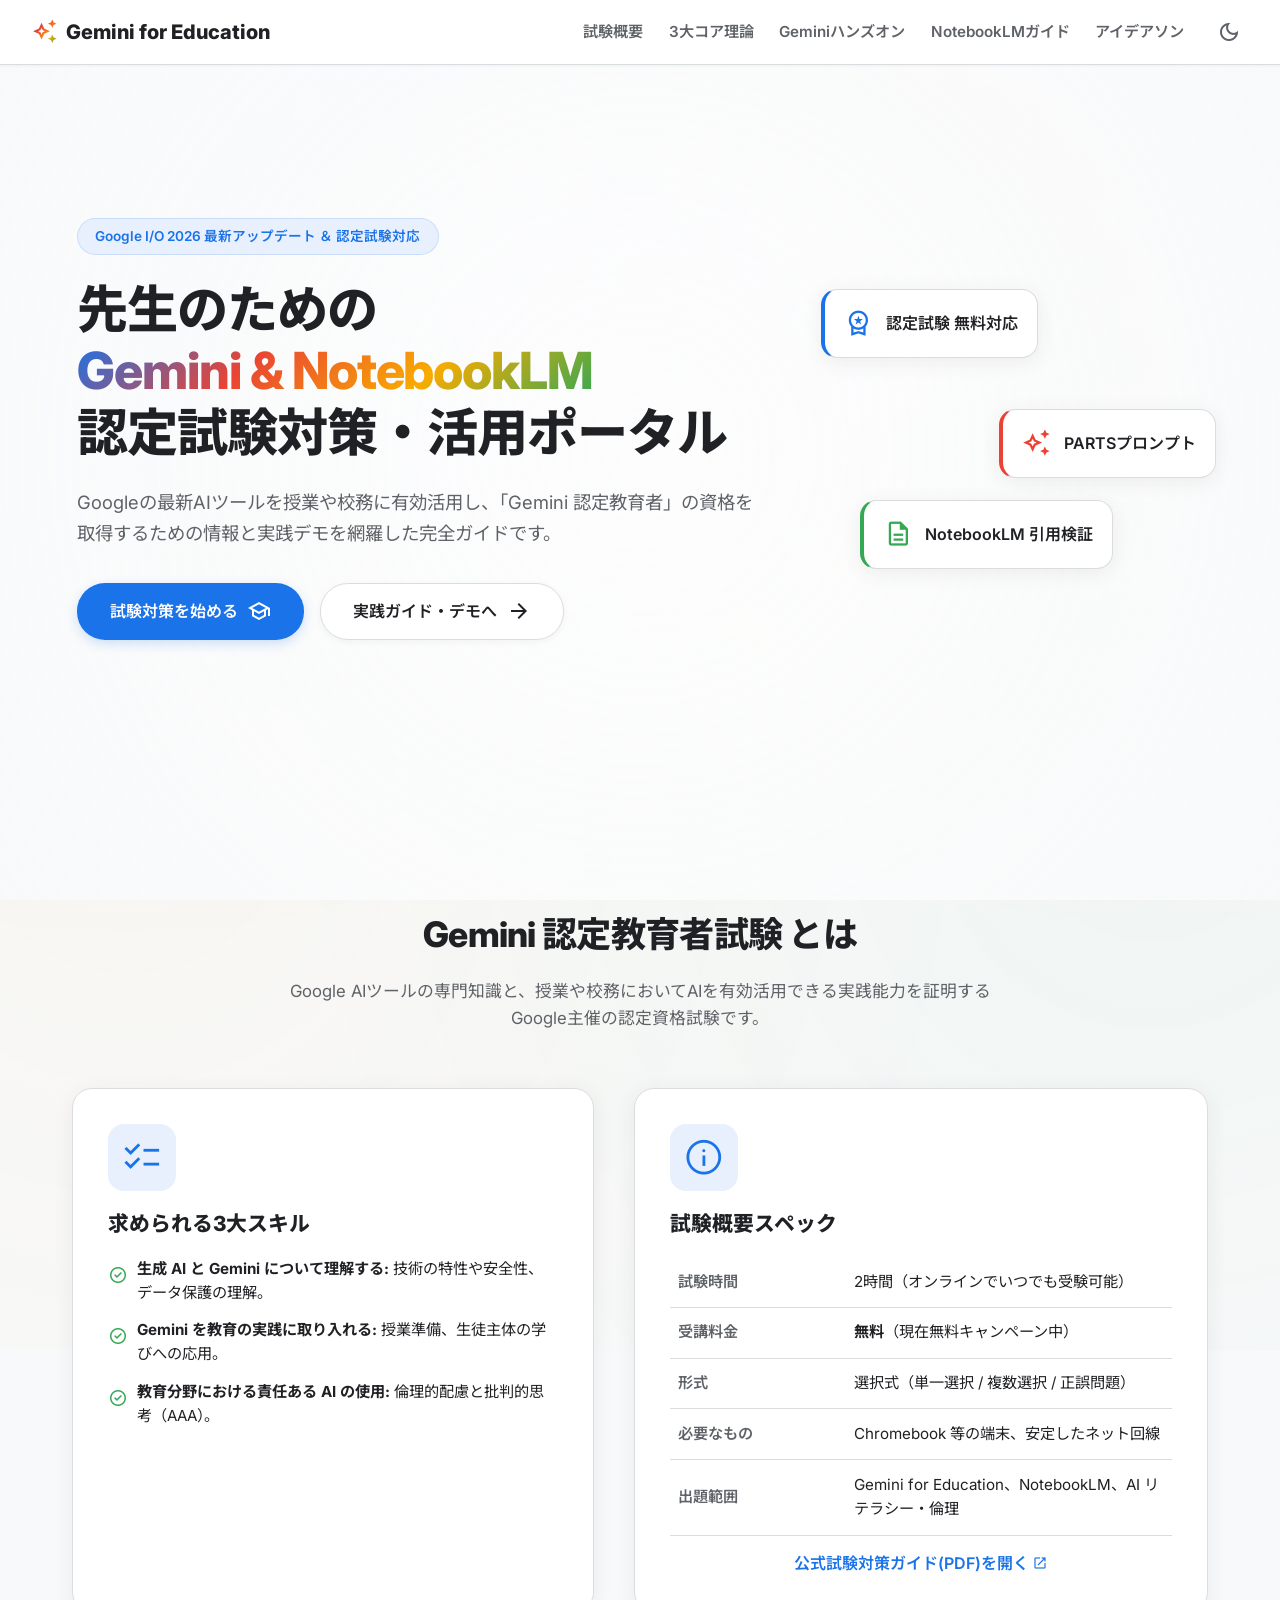
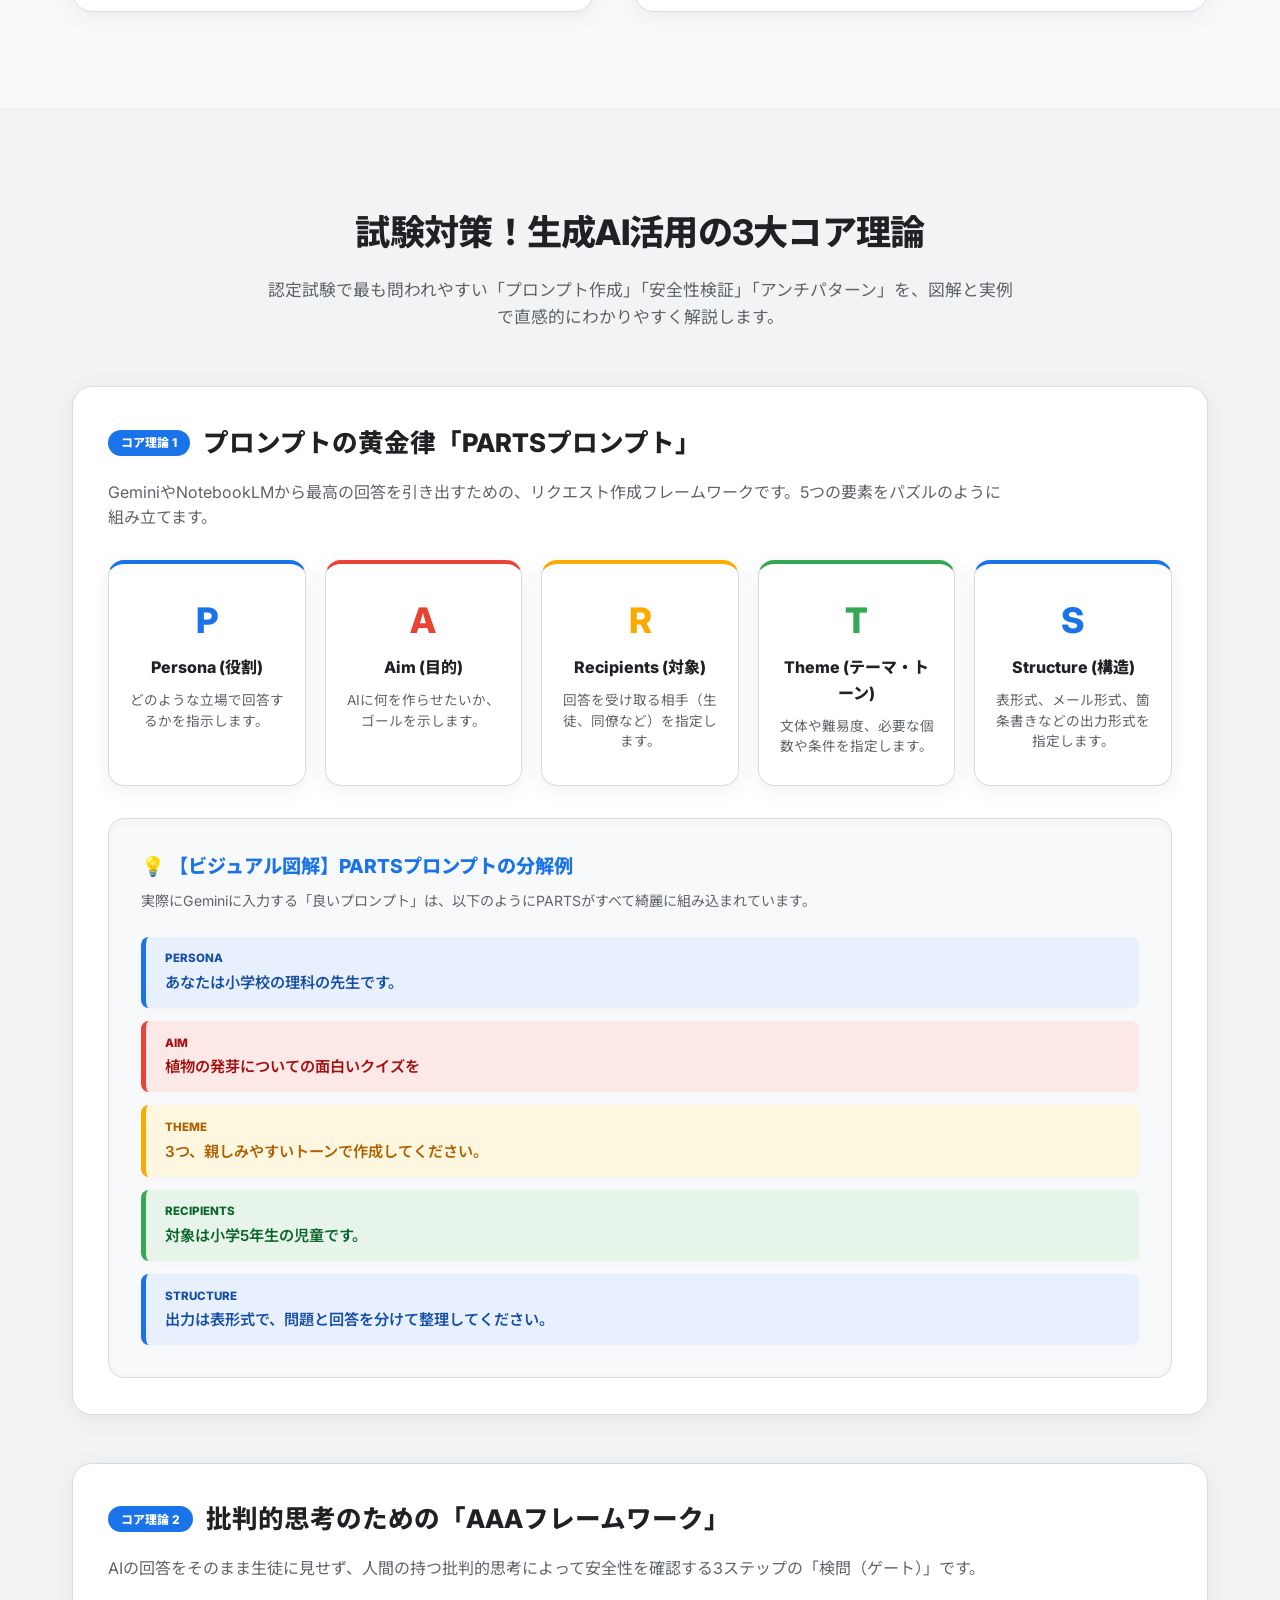
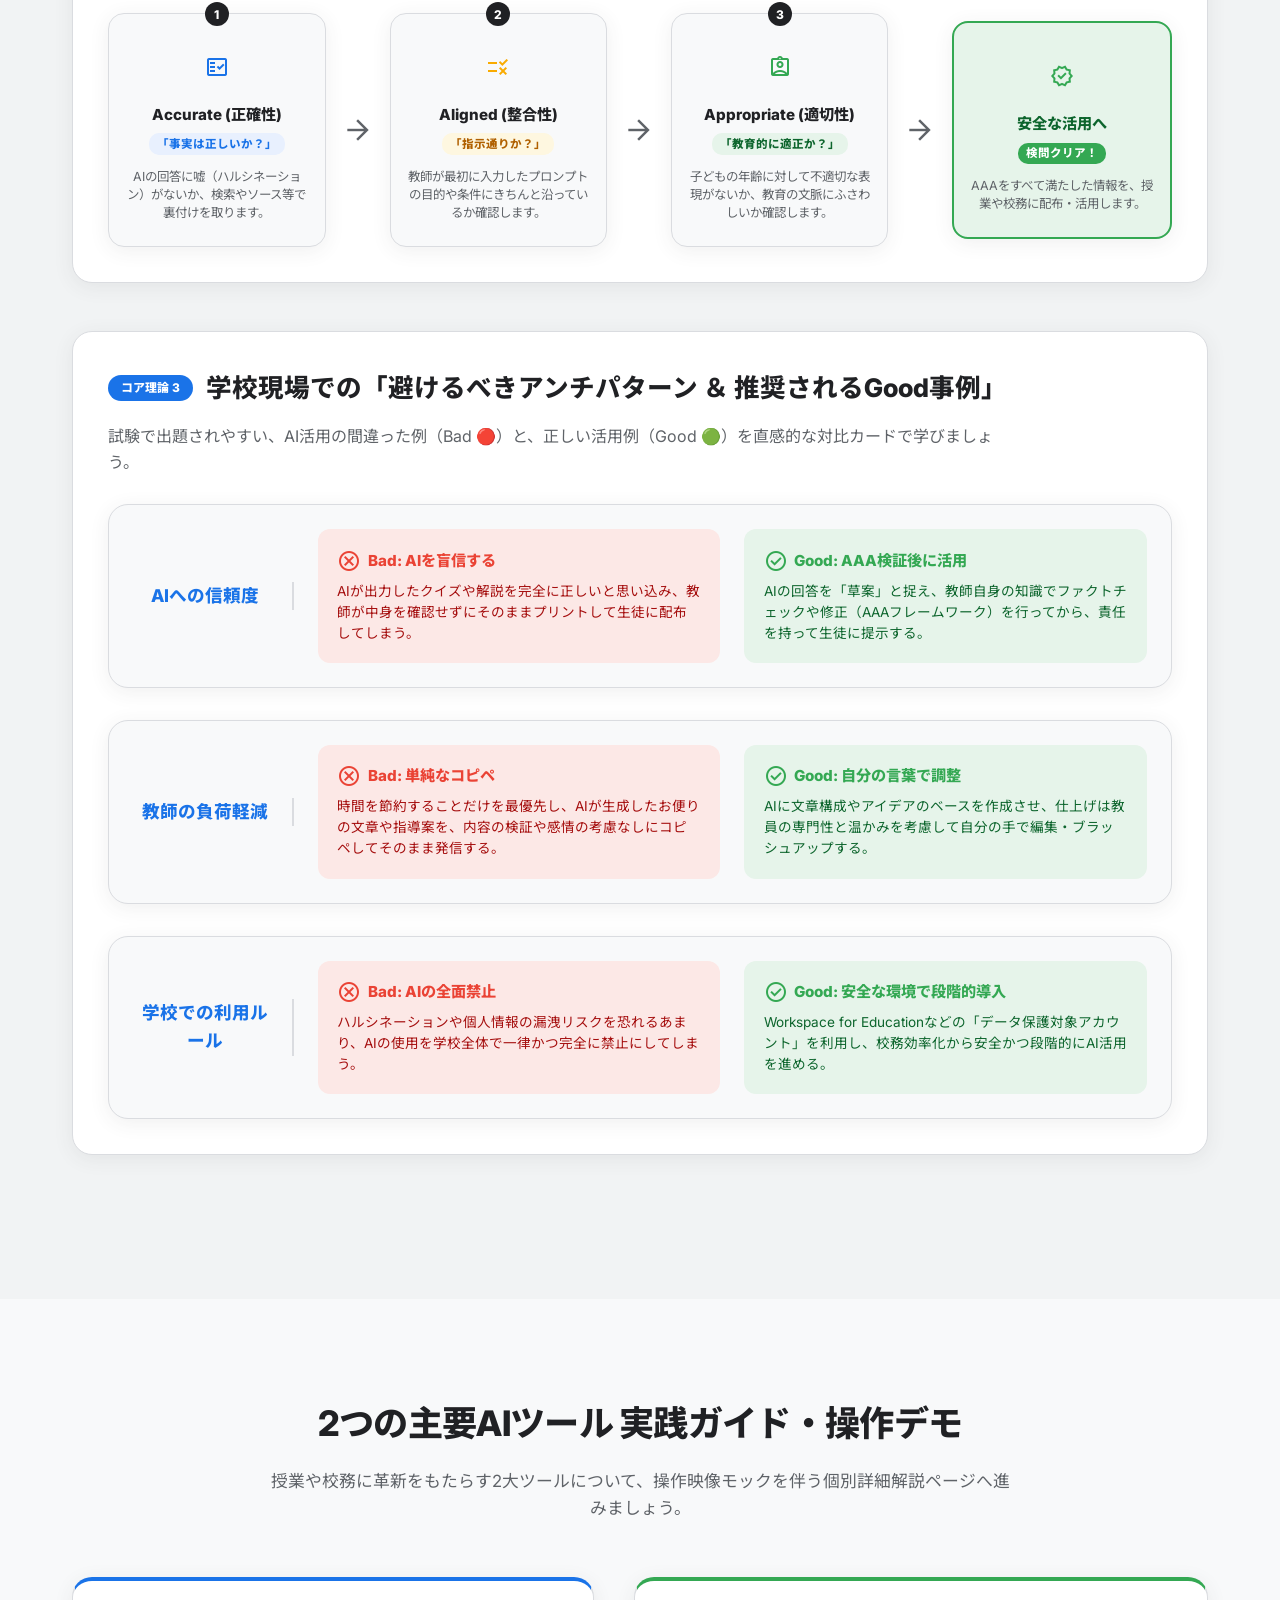
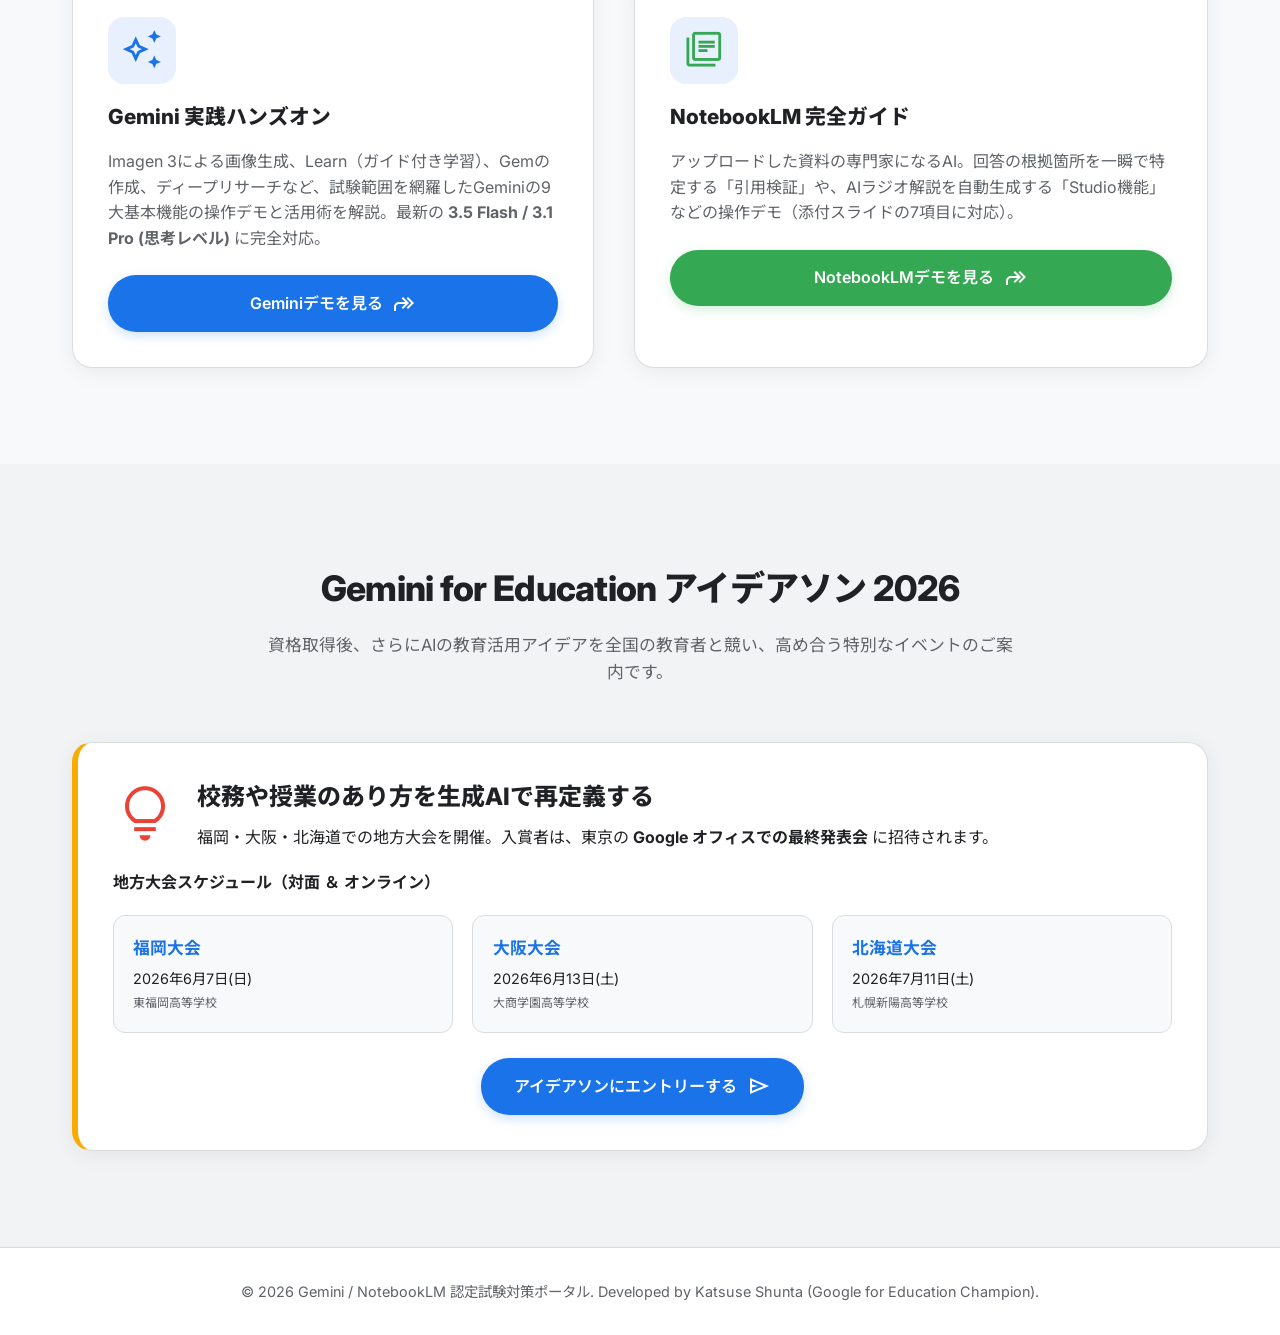
<file: index.html>
<!DOCTYPE html>
<html lang="ja">
<head>
    <meta charset="UTF-8">
    <meta name="viewport" content="width=device-width, initial-scale=1.0">
    <title>Gemini / NotebookLM 認定教育者試験 対策＆活用ポータル</title>
    <meta name="description" content="Google I/O 2026最新アップデートに対応した、先生のためのGemini認定教育者試験対策およびNotebookLMの完全活用ガイド。">
    <!-- Google Fonts -->
    <link rel="preconnect" href="https://fonts.googleapis.com">
    <link rel="preconnect" href="https://fonts.gstatic.com" crossorigin>
    <link href="https://fonts.googleapis.com/css2?family=Inter:wght@300;400;600;800&family=Noto+Sans+JP:wght@300;400;600;800&display=swap" rel="stylesheet">
    <!-- Icons -->
    <link rel="stylesheet" href="https://fonts.googleapis.com/css2?family=Material+Symbols+Outlined:opsz,wght,FILL,GRAD@20..48,100..700,0..1,-50..200" />
    <link rel="stylesheet" href="./style.css">
</head>
<body>
    <div class="background-gradient"></div>
    <div class="mesh-bg"></div>

    <header class="glass-header">
        <div class="header-container">
            <h1 class="logo">
                <span class="material-symbols-outlined logo-icon">auto_awesome</span>
                Gemini for Education
            </h1>
            <nav>
                <a href="#about-exam" class="nav-link">試験概要</a>
                <a href="#theory" class="nav-link">3大コア理論</a>
                <a href="./handson.html" class="nav-link">Geminiハンズオン</a>
                <a href="./notebooklm.html" class="nav-link">NotebookLMガイド</a>
                <a href="#ideathon" class="nav-link">アイデアソン</a>
                <button id="theme-toggle" class="theme-btn" aria-label="テーマ切り替え">
                    <span class="material-symbols-outlined">dark_mode</span>
                </button>
            </nav>
        </div>
    </header>

    <main>
        <!-- Hero Section -->
        <section id="hero" class="hero-section">
            <div class="hero-content">
                <div class="badge">Google I/O 2026 最新アップデート ＆ 認定試験対応</div>
                <h1 class="hero-title">先生のための<br><span class="text-gradient">Gemini & NotebookLM</span><br>認定試験対策・活用ポータル</h1>
                <p class="hero-subtitle">
                    Googleの最新AIツールを授業や校務に有効活用し、「Gemini 認定教育者」の資格を取得するための情報と実践デモを網羅した完全ガイドです。
                </p>
                <div class="hero-buttons">
                    <a href="#about-exam" class="btn btn-primary">試験対策を始める <span class="material-symbols-outlined">school</span></a>
                    <a href="#gateways" class="btn btn-secondary">実践ガイド・デモへ <span class="material-symbols-outlined">arrow_forward</span></a>
                </div>
            </div>
            <div class="hero-visual">
                <div class="floating-card card-1">
                    <span class="material-symbols-outlined" style="color:var(--primary-color);">workspace_premium</span>
                    <p>認定試験 無料対応</p>
                </div>
                <div class="floating-card card-2">
                    <span class="material-symbols-outlined" style="color:var(--red-color);">auto_awesome</span>
                    <p>PARTSプロンプト</p>
                </div>
                <div class="floating-card card-3">
                    <span class="material-symbols-outlined" style="color:var(--green-color);">description</span>
                    <p>NotebookLM 引用検証</p>
                </div>
            </div>
        </section>

        <!-- Section 1: 試験の概要 -->
        <section id="about-exam" class="section-padding">
            <div class="container">
                <h2 class="section-title">Gemini 認定教育者試験 とは</h2>
                <p class="section-desc">Google AIツールの専門知識と、授業や校務においてAIを有効活用できる実践能力を証明するGoogle主催の認定資格試験です。</p>
                
                <div class="exam-grid">
                    <div class="glass-card exam-card fade-in">
                        <span class="material-symbols-outlined exam-icon">checklist</span>
                        <h3>求められる3大スキル</h3>
                        <ul class="styled-list">
                            <li><strong>生成 AI と Gemini について理解する:</strong> 技術の特性や安全性、データ保護の理解。</li>
                            <li><strong>Gemini を教育の実践に取り入れる:</strong> 授業準備、生徒主体の学びへの応用。</li>
                            <li><strong>教育分野における責任ある AI の使用:</strong> 倫理的配慮と批判的思考（AAA）。</li>
                        </ul>
                    </div>

                    <div class="glass-card exam-card fade-in" style="transition-delay: 100ms;">
                        <span class="material-symbols-outlined exam-icon">info</span>
                        <h3>試験概要スペック</h3>
                        <table class="exam-table">
                            <tr><th>試験時間</th><td>2時間（オンラインでいつでも受験可能）</td></tr>
                            <tr><th>受講料金</th><td><strong>無料</strong>（現在無料キャンペーン中）</td></tr>
                            <tr><th>形式</th><td>選択式（単一選択 / 複数選択 / 正誤問題）</td></tr>
                            <tr><th>必要なもの</th><td>Chromebook 等の端末、安定したネット回線</td></tr>
                            <tr><th>出題範囲</th><td>Gemini for Education、NotebookLM、AI リテラシー・倫理</td></tr>
                        </table>
                        <div style="margin-top: 15px; text-align: center;">
                            <a href="https://services.google.com/fh/files/misc/ja_gemini_certified_educator_exam_guide.pdf" target="_blank" class="text-link">公式試験対策ガイド(PDF)を開く <span class="material-symbols-outlined" style="font-size:16px; vertical-align:middle;">open_in_new</span></a>
                        </div>
                    </div>
                </div>
            </div>
        </section>

        <!-- Section 2: 生成AI活用の3大コア理論（ビジュアル拡充版） -->
        <section id="theory" class="section-padding theory-section">
            <div class="container">
                <h2 class="section-title">試験対策！生成AI活用の3大コア理論</h2>
                <p class="section-desc">認定試験で最も問われやすい「プロンプト作成」「安全性検証」「アンチパターン」を、図解と実例で直感的にわかりやすく解説します。</p>

                <!-- 1. PARTSプロンプト -->
                <div class="theory-block glass-card fade-in">
                    <div class="theory-header">
                        <span class="theory-badge">コア理論 1</span>
                        <h3>プロンプトの黄金律「PARTSプロンプト」</h3>
                    </div>
                    <p class="theory-desc">GeminiやNotebookLMから最高の回答を引き出すための、リクエスト作成フレームワークです。5つの要素をパズルのように組み立てます。</p>
                    
                    <div class="parts-grid">
                        <div class="parts-card"><div class="parts-letter">P</div><div class="parts-name">Persona (役割)</div><p>どのような立場で回答するかを指示します。</p></div>
                        <div class="parts-card"><div class="parts-letter">A</div><div class="parts-name">Aim (目的)</div><p>AIに何を作らせたいか、ゴールを示します。</p></div>
                        <div class="parts-card"><div class="parts-letter">R</div><div class="parts-name">Recipients (対象)</div><p>回答を受け取る相手（生徒、同僚など）を指定します。</p></div>
                        <div class="parts-card"><div class="parts-letter">T</div><div class="parts-name">Theme (テーマ・トーン)</div><p>文体や難易度、必要な個数や条件を指定します。</p></div>
                        <div class="parts-card"><div class="parts-letter">S</div><div class="parts-name">Structure (構造)</div><p>表形式、メール形式、箇条書きなどの出力形式を指定します。</p></div>
                    </div>

                    <!-- PARTS分解図（図解の拡充） -->
                    <div class="prompt-analysis-box">
                        <h4>💡 【ビジュアル図解】PARTSプロンプトの分解例</h4>
                        <p class="analysis-intro">実際にGeminiに入力する「良いプロンプト」は、以下のようにPARTSがすべて綺麗に組み込まれています。</p>
                        <div class="analyzed-prompt">
                            <span class="part-span part-p" title="Persona (役割)"><span class="part-tag">Persona</span>あなたは小学校の理科の先生です。</span>
                            <span class="part-span part-a" title="Aim (目的)"><span class="part-tag">Aim</span>植物の発芽についての面白いクイズを</span>
                            <span class="part-span part-t" title="Theme (テーマ)"><span class="part-tag">Theme</span>3つ、親しみやすいトーンで作成してください。</span>
                            <span class="part-span part-r" title="Recipients (対象)"><span class="part-tag">Recipients</span>対象は小学5年生の児童です。</span>
                            <span class="part-span part-s" title="Structure (構造)"><span class="part-tag">Structure</span>出力は表形式で、問題と回答を分けて整理してください。</span>
                        </div>
                    </div>
                </div>

                <!-- 2. AAAフレームワーク -->
                <div class="theory-block glass-card fade-in" style="transition-delay: 100ms;">
                    <div class="theory-header">
                        <span class="theory-badge">コア理論 2</span>
                        <h3>批判的思考のための「AAAフレームワーク」</h3>
                    </div>
                    <p class="theory-desc">AIの回答をそのまま生徒に見せず、人間の持つ批判的思考によって安全性を確認する3ステップの「検問（ゲート）」です。</p>
                    
                    <!-- AAAプロセスフロー（図解の拡充） -->
                    <div class="aaa-flow">
                        <div class="flow-step">
                            <div class="flow-num">1</div>
                            <div class="flow-icon"><span class="material-symbols-outlined">fact_check</span></div>
                            <div class="flow-name">Accurate (正確性)</div>
                            <div class="flow-check">「事実は正しいか？」</div>
                            <p class="flow-p">AIの回答に嘘（ハルシネーション）がないか、検索やソース等で裏付けを取ります。</p>
                        </div>
                        <div class="flow-arrow"><span class="material-symbols-outlined">arrow_forward</span></div>
                        <div class="flow-step">
                            <div class="flow-num">2</div>
                            <div class="flow-icon"><span class="material-symbols-outlined">rule</span></div>
                            <div class="flow-name">Aligned (整合性)</div>
                            <div class="flow-check">「指示通りか？」</div>
                            <p class="flow-p">教師が最初に入力したプロンプトの目的や条件にきちんと沿っているか確認します。</p>
                        </div>
                        <div class="flow-arrow"><span class="material-symbols-outlined">arrow_forward</span></div>
                        <div class="flow-step">
                            <div class="flow-num">3</div>
                            <div class="flow-icon"><span class="material-symbols-outlined">assignment_ind</span></div>
                            <div class="flow-name">Appropriate (適切性)</div>
                            <div class="flow-check">「教育的に適正か？」</div>
                            <p class="flow-p">子どもの年齢に対して不適切な表現がないか、教育の文脈にふさわしいか確認します。</p>
                        </div>
                        <div class="flow-arrow"><span class="material-symbols-outlined">arrow_forward</span></div>
                        <div class="flow-step flow-success">
                            <div class="flow-icon"><span class="material-symbols-outlined">verified</span></div>
                            <div class="flow-name">安全な活用へ</div>
                            <div class="flow-check">検問クリア！</div>
                            <p class="flow-p">AAAをすべて満たした情報を、授業や校務に配布・活用します。</p>
                        </div>
                    </div>
                </div>

                <!-- 3. アンチパターン対比カード -->
                <div class="theory-block glass-card fade-in" style="transition-delay: 200ms;">
                    <div class="theory-header">
                        <span class="theory-badge">コア理論 3</span>
                        <h3>学校現場での「避けるべきアンチパターン ＆ 推奨されるGood事例」</h3>
                    </div>
                    <p class="theory-desc">試験で出題されやすい、AI活用の間違った例（Bad 🔴）と、正しい活用例（Good 🟢）を直感的な対比カードで学びましょう。</p>
                    
                    <div class="anti-cards-container">
                        <!-- Card 1 -->
                        <div class="anti-card">
                            <div class="anti-topic">AIへの信頼度</div>
                            <div class="anti-box bad">
                                <div class="box-header"><span class="material-symbols-outlined">cancel</span> Bad: AIを盲信する</div>
                                <p>AIが出力したクイズや解説を完全に正しいと思い込み、教師が中身を確認せずにそのままプリントして生徒に配布してしまう。</p>
                            </div>
                            <div class="anti-box good">
                                <div class="box-header"><span class="material-symbols-outlined">check_circle</span> Good: AAA検証後に活用</div>
                                <p>AIの回答を「草案」と捉え、教師自身の知識でファクトチェックや修正（AAAフレームワーク）を行ってから、責任を持って生徒に提示する。</p>
                            </div>
                        </div>

                        <!-- Card 2 -->
                        <div class="anti-card">
                            <div class="anti-topic">教師の負荷軽減</div>
                            <div class="anti-box bad">
                                <div class="box-header"><span class="material-symbols-outlined">cancel</span> Bad: 単純なコピペ</div>
                                <p>時間を節約することだけを最優先し、AIが生成したお便りの文章や指導案を、内容の検証や感情の考慮なしにコピペしてそのまま発信する。</p>
                            </div>
                            <div class="anti-box good">
                                <div class="box-header"><span class="material-symbols-outlined">check_circle</span> Good: 自分の言葉で調整</div>
                                <p>AIに文章構成やアイデアのベースを作成させ、仕上げは教員の専門性と温かみを考慮して自分の手で編集・ブラッシュアップする。</p>
                            </div>
                        </div>

                        <!-- Card 3 -->
                        <div class="anti-card">
                            <div class="anti-topic">学校での利用ルール</div>
                            <div class="anti-box bad">
                                <div class="box-header"><span class="material-symbols-outlined">cancel</span> Bad: AIの全面禁止</div>
                                <p>ハルシネーションや個人情報の漏洩リスクを恐れるあまり、AIの使用を学校全体で一律かつ完全に禁止にしてしまう。</p>
                            </div>
                            <div class="anti-box good">
                                <div class="box-header"><span class="material-symbols-outlined">check_circle</span> Good: 安全な環境で段階的導入</div>
                                <p>Workspace for Educationなどの「データ保護対象アカウント」を利用し、校務効率化から安全かつ段階的にAI活用を進める。</p>
                            </div>
                        </div>
                    </div>
                </div>

            </div>
        </section>

        <!-- Section 3: 実践ガイドゲートウェイ（別ページへの美麗な導線） -->
        <section id="gateways" class="section-padding">
            <div class="container">
                <h2 class="section-title">2つの主要AIツール 実践ガイド・操作デモ</h2>
                <p class="section-desc">授業や校務に革新をもたらす2大ツールについて、操作映像モックを伴う個別詳細解説ページへ進みましょう。</p>

                <div class="exam-grid">
                    <!-- Gateway 1: Gemini -->
                    <div class="glass-card exam-card fade-in" style="border-top: 4px solid var(--primary-color);">
                        <span class="material-symbols-outlined exam-icon">auto_awesome</span>
                        <h3>Gemini 実践ハンズオン</h3>
                        <p style="color:var(--text-muted); margin-bottom:1.5rem;">
                            Imagen 3による画像生成、Learn（ガイド付き学習）、Gemの作成、ディープリサーチなど、試験範囲を網羅したGeminiの9大基本機能の操作デモと活用術を解説。最新の <strong>3.5 Flash / 3.1 Pro (思考レベル)</strong> に完全対応。
                        </p>
                        <a href="./handson.html" class="btn btn-primary" style="width:100%; justify-content:center;">Geminiデモを見る <span class="material-symbols-outlined">forward</span></a>
                    </div>

                    <!-- Gateway 2: NotebookLM -->
                    <div class="glass-card exam-card fade-in" style="border-top: 4px solid var(--green-color); transition-delay: 100ms;">
                        <span class="material-symbols-outlined exam-icon" style="color:var(--green-color); background:var(--primary-light);">library_books</span>
                        <h3>NotebookLM 完全ガイド</h3>
                        <p style="color:var(--text-muted); margin-bottom:1.5rem;">
                            アップロードした資料の専門家になるAI。回答の根拠箇所を一瞬で特定する「引用検証」や、AIラジオ解説を自動生成する「Studio機能」などの操作デモ（添付スライドの7項目に対応）。
                        </p>
                        <a href="./notebooklm.html" class="btn btn-primary" style="width:100%; justify-content:center; background:var(--green-color); box-shadow: 0 4px 12px rgba(52, 168, 83, 0.2);">NotebookLMデモを見る <span class="material-symbols-outlined">forward</span></a>
                    </div>
                </div>
            </div>
        </section>

        <!-- Section 4: アイデアソン2026 -->
        <section id="ideathon" class="section-padding theory-section">
            <div class="container">
                <h2 class="section-title">Gemini for Education アイデアソン 2026</h2>
                <p class="section-desc">資格取得後、さらにAIの教育活用アイデアを全国の教育者と競い、高め合う特別なイベントのご案内です。</p>

                <div class="idea-box glass-card fade-in">
                    <div style="display:flex; gap:20px; align-items:center; margin-bottom:20px; flex-wrap:wrap;">
                        <span class="material-symbols-outlined" style="font-size:4rem; color:var(--red-color);">lightbulb</span>
                        <div>
                            <h3>校務や授業のあり方を生成AIで再定義する</h3>
                            <p>福岡・大阪・北海道での地方大会を開催。入賞者は、東京の <strong>Google オフィスでの最終発表会</strong> に招待されます。</p>
                        </div>
                    </div>

                    <h4 style="margin:20px 0 10px;">地方大会スケジュール（対面 ＆ オンライン）</h4>
                    <div class="sched-grid">
                        <div class="sched-card"><strong>福岡大会</strong> 2026年6月7日(日)<br><small>東福岡高等学校</small></div>
                        <div class="sched-card"><strong>大阪大会</strong> 2026年6月13日(土)<br><small>大商学園高等学校</small></div>
                        <div class="sched-card"><strong>北海道大会</strong> 2026年7月11日(土)<br><small>札幌新陽高等学校</small></div>
                    </div>

                    <div style="margin-top: 25px; text-align: center;">
                        <a href="https://rsvp.withgoogle.com/events/gemini-ideathon2026" target="_blank" class="btn btn-primary">アイデアソンにエントリーする <span class="material-symbols-outlined">send</span></a>
                    </div>
                </div>
            </div>
        </section>
    </main>

    <footer class="glass-footer">
        <div class="container">
            <p>&copy; 2026 Gemini / NotebookLM 認定試験対策ポータル. Developed by Katsuse Shunta (Google for Education Champion).</p>
        </div>
    </footer>

    <script src="./script.js"></script>
</body>
</html>
</file>
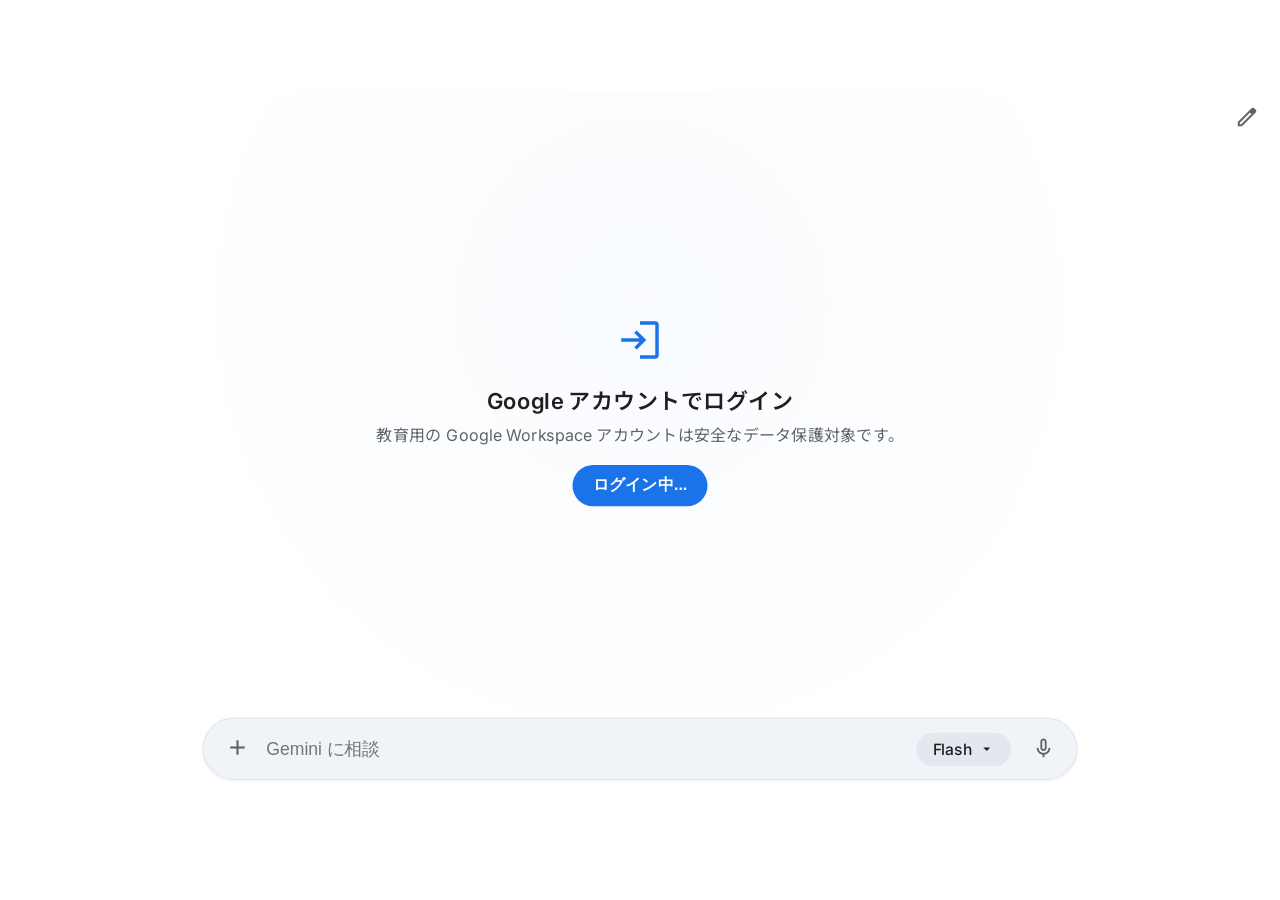
<file: mock_gemini.html>
<!DOCTYPE html>
<html lang="ja">
<head>
    <meta charset="UTF-8">
    <title>Gemini for Education Mock Demo</title>
    <!-- Google Fonts & Icons -->
    <link href="https://fonts.googleapis.com/css2?family=Inter:wght@300;400;500;600&family=Noto+Sans+JP:wght@300;400;500;700&display=swap" rel="stylesheet">
    <link rel="stylesheet" href="https://fonts.googleapis.com/css2?family=Material+Symbols+Outlined:opsz,wght,FILL,GRAD@20..48,100..700,0..1,-50..200" />
    <style>
        :root {
            --primary: #1a73e8;    /* Google Blue */
            --red: #ea4335;        /* Google Red */
            --yellow: #f9ab00;     /* Google Yellow */
            --green: #34a853;      /* Google Green */
            
            --bg: #ffffff;
            --main-bg: #f8fafd;
            --sidebar-bg: #f0f4f9;
            --sidebar-hover: #e3e8ef;
            --border: #e3e8ef;
            --text: #1f1f1f;
            --text-muted: #5f6368;
            --input-bg: #f0f4f9;
            --dropdown-bg: #ffffff;
            --shadow: 0 4px 24px rgba(0,0,0,0.08);
            --pill-gray: #e3e8ef;
        }
        [data-theme="dark"] {
            --bg: #131314;
            --main-bg: #131314;
            --sidebar-bg: #1e1e20;
            --sidebar-hover: #2e2f31;
            --border: #2e2f31;
            --text: #e3e3e3;
            --text-muted: #c4c7c5;
            --input-bg: #1e1e20;
            --dropdown-bg: #2e2f31;
            --shadow: 0 4px 24px rgba(0,0,0,0.3);
            --pill-gray: #2e2f31;
        }

        * { box-sizing: border-box; margin: 0; padding: 0; }
        body {
            font-family: 'Inter', 'Noto Sans JP', sans-serif;
            background: var(--bg);
            color: var(--text);
            height: 100vh;
            width: 100vw;
            overflow: hidden;
            font-size: 0.82rem;
            transition: all 0.3s;
            position: relative;
        }
        #mock-container {
            width: 1024px;
            height: 576px;
            transform-origin: top left;
            position: absolute;
            top: 0;
            left: 0;
            display: flex;
            overflow: hidden;
            background: var(--bg);
            backface-visibility: hidden;
            -webkit-backface-visibility: hidden;
            -webkit-font-smoothing: antialiased;
        }

        /* Main Workspace (Takes full width, no sidebar for complete privacy) */
        .main-chat {
            flex: 1;
            display: flex;
            flex-direction: column;
            background: radial-gradient(circle at 50% 30%, rgba(26,115,232,0.03), transparent 60%), var(--bg);
            height: 100%;
            position: relative;
            width: 100vw;
        }

        .header-top {
            position: absolute;
            top: 12px;
            right: 16px;
            display: flex;
            gap: 12px;
            align-items: center;
            z-index: 5;
        }

        .pen-btn {
            color: var(--text-muted);
            cursor: pointer;
            font-size: 1.3rem;
        }

        .chat-area {
            flex: 1;
            padding: 80px 10% 120px 10%;
            overflow-y: auto;
            display: flex;
            flex-direction: column;
            gap: 24px;
            width: 100%;
            max-width: 900px;
            margin: 0 auto;
        }

        /* Personalized Welcome Greeting (Screenshot replica) */
        .welcome-greeting {
            margin: auto;
            text-align: center;
            font-size: 2.1rem;
            font-weight: 500;
            color: var(--text);
            opacity: 0.85;
            letter-spacing: -0.5px;
            padding-bottom: 40px;
            line-height: 1.4;
            max-width: 600px;
            animation: fadeIn 0.6s ease;
        }

        .bubble {
            display: flex;
            gap: 16px;
            max-width: 100%;
            animation: fadeIn 0.4s ease forwards;
        }

        .bubble.user {
            align-self: flex-end;
            flex-direction: row-reverse;
        }

        .bubble-avatar {
            width: 32px;
            height: 32px;
            border-radius: 50%;
            display: flex;
            align-items: center;
            justify-content: center;
            font-weight: bold;
            font-size: 0.8rem;
            flex-shrink: 0;
            color: white;
            border: 1px solid var(--border);
        }

        .bubble.user .bubble-avatar {
            background: #1a73e8;
            background-image: radial-gradient(circle, #4285f4, #1a73e8);
        }

        .bubble.ai .bubble-avatar {
            background: linear-gradient(135deg, var(--primary), var(--red), var(--yellow), var(--green));
        }

        .bubble-content {
            background: transparent;
            padding: 4px 8px;
            line-height: 1.6;
            font-size: 0.88rem;
            color: var(--text);
            max-width: 85%;
        }

        .bubble.user .bubble-content {
            background: var(--sidebar-bg);
            border-radius: 18px;
            padding: 10px 16px;
        }

        /* Floating Input Bar */
        .bottom-container {
            position: absolute;
            bottom: 0;
            left: 0;
            width: 100%;
            padding: 10px 10% 24px 10%;
            background: linear-gradient(to top, var(--bg) 60%, transparent);
            display: flex;
            justify-content: center;
            z-index: 10;
        }

        .input-box-wrapper {
            width: 100%;
            max-width: 700px;
            background: var(--input-bg);
            border-radius: 32px;
            border: 1px solid var(--border);
            padding: 8px 16px;
            display: flex;
            align-items: center;
            gap: 12px;
            box-shadow: 0 1px 3px rgba(0,0,0,0.05);
            transition: box-shadow 0.2s, border-color 0.2s;
            position: relative;
        }

        .input-box-wrapper:focus-within {
            box-shadow: 0 2px 8px rgba(0,0,0,0.08);
            border-color: var(--primary);
        }

        .add-icon-btn {
            color: var(--text-muted);
            cursor: pointer;
            font-size: 1.35rem;
            display: flex;
            align-items: center;
            justify-content: center;
            transition: transform 0.2s;
            user-select: none;
        }

        .input-box-wrapper input {
            flex: 1;
            background: transparent;
            border: none;
            color: var(--text);
            font-size: 0.88rem;
            outline: none;
            padding: 8px 0;
        }

        /* Model Selector in Input Pill */
        .model-selector-pill {
            background: var(--pill-gray);
            border-radius: 20px;
            padding: 5px 12px;
            cursor: pointer;
            font-weight: 500;
            font-size: 0.78rem;
            color: var(--text);
            display: flex;
            align-items: center;
            gap: 4px;
            border: 1px solid transparent;
            transition: background 0.2s;
            user-select: none;
        }

        .model-selector-pill:hover {
            background: var(--sidebar-hover);
        }

        .mic-icon {
            color: var(--text-muted);
            cursor: pointer;
            font-size: 1.25rem;
            margin-left: 4px;
        }

        /* Dropdowns */
        .model-dropdown {
            position: absolute;
            bottom: 58px;
            right: 48px;
            background: var(--dropdown-bg);
            border: 1px solid var(--border);
            border-radius: 18px;
            padding: 6px;
            width: 230px;
            box-shadow: var(--shadow);
            display: none;
            z-index: 100;
            font-size: 0.78rem;
            animation: popUp 0.2s cubic-bezier(0.165, 0.84, 0.44, 1);
        }

        .tool-dropdown {
            position: absolute;
            bottom: 58px;
            left: 16px;
            background: var(--dropdown-bg);
            border: 1px solid var(--border);
            border-radius: 24px;
            padding: 8px;
            width: 220px;
            box-shadow: var(--shadow);
            display: none;
            z-index: 200;
            font-size: 0.8rem;
            animation: popUp 0.2s cubic-bezier(0.165, 0.84, 0.44, 1);
        }

        .tool-dropdown-item {
            display: flex;
            align-items: center;
            gap: 12px;
            padding: 10px 14px;
            border-radius: 16px;
            cursor: pointer;
            font-weight: 500;
            color: var(--text);
            transition: background 0.2s;
            position: relative;
        }

        .tool-dropdown-item:hover {
            background: var(--sidebar-bg);
        }

        .tool-dropdown-item span.icon {
            font-size: 1.25rem;
            color: var(--text-muted);
        }

        .tool-dropdown-item span.arrow {
            margin-left: auto;
            font-size: 1rem;
            color: var(--text-muted);
        }

        .tool-divider {
            height: 1px;
            background: var(--border);
            margin: 6px 6px;
        }

        .sub-tool-dropdown {
            position: absolute;
            bottom: 0px;
            left: 230px;
            background: var(--dropdown-bg);
            border: 1px solid var(--border);
            border-radius: 20px;
            padding: 6px;
            width: 190px;
            box-shadow: var(--shadow);
            display: none;
            z-index: 210;
            animation: popUp 0.2s ease;
        }

        .badge-new {
            background: var(--pill-gray);
            color: var(--text);
            font-size: 0.62rem;
            padding: 1px 6px;
            border-radius: 10px;
            font-weight: bold;
            margin-left: 6px;
        }

        .dropdown-item {
            padding: 8px 12px;
            border-radius: 12px;
            cursor: pointer;
            display: flex;
            align-items: center;
            justify-content: space-between;
            transition: background 0.2s;
        }

        .dropdown-item:hover {
            background: var(--sidebar-bg);
        }

        .dropdown-item-meta {
            display: flex;
            flex-direction: column;
            line-height: 1.35;
        }

        .dropdown-item-title {
            font-weight: 600;
            color: var(--text);
        }

        .dropdown-item-desc {
            font-size: 0.68rem;
            color: var(--text-muted);
        }

        .dropdown-item-check {
            font-size: 1rem;
            color: var(--text);
            font-weight: bold;
            display: none;
        }

        .dropdown-divider {
            height: 1px;
            background: var(--border);
            margin: 6px 4px;
        }

        /* Toast Popup */
        .toast {
            position: absolute;
            bottom: 85px;
            left: 50%;
            transform: translateX(-50%);
            background: #323232;
            color: white;
            padding: 8px 16px;
            border-radius: 20px;
            box-shadow: 0 2px 8px rgba(0,0,0,0.2);
            font-weight: 500;
            font-size: 0.75rem;
            display: none;
            z-index: 1000;
            animation: slideUp 0.3s ease;
        }

        /* Gem Creation Panel Styles (Replica of Screenshot) */
        .gem-creation-container {
            display: flex;
            flex-direction: column;
            width: 100%;
            height: 100%;
            background: var(--bg);
            padding: 16px 24px;
            animation: fadeIn 0.4s ease;
            position: absolute;
            top: 0;
            left: 0;
            z-index: 500;
        }

        .gem-header {
            display: flex;
            justify-content: space-between;
            align-items: center;
            margin-bottom: 20px;
            padding-bottom: 8px;
        }

        .gem-title-area {
            display: flex;
            align-items: center;
            gap: 16px;
        }

        .gem-icon-badge {
            background: var(--sidebar-bg);
            border-radius: 50%;
            width: 42px;
            height: 42px;
            display: flex;
            align-items: center;
            justify-content: center;
            border: 1px solid var(--border);
        }

        .gem-icon-badge span {
            font-size: 1.5rem;
            background: linear-gradient(135deg, var(--primary), var(--red), var(--yellow), var(--green));
            -webkit-background-clip: text;
            -webkit-text-fill-color: transparent;
        }

        .gem-save-btn {
            background: #e0e0e0;
            color: #888;
            border: none;
            padding: 8px 24px;
            border-radius: 24px;
            font-weight: 600;
            cursor: not-allowed;
            font-size: 0.82rem;
            transition: all 0.3s;
        }

        .gem-save-btn.active {
            background: var(--primary);
            color: white;
            cursor: pointer;
            box-shadow: 0 2px 8px rgba(26,115,232,0.25);
        }

        .gem-workspace-split {
            display: flex;
            flex: 1;
            gap: 24px;
            overflow: hidden;
            height: calc(100vh - 100px);
        }

        .gem-edit-panel {
            flex: 1;
            border: 1px solid var(--border);
            border-radius: 16px;
            padding: 20px;
            overflow-y: auto;
            display: flex;
            flex-direction: column;
            gap: 18px;
            background: var(--bg);
        }

        .gem-preview-panel {
            flex: 1;
            border: 1px solid var(--border);
            border-radius: 16px;
            padding: 20px;
            display: flex;
            flex-direction: column;
            position: relative;
            background: var(--bg);
        }

        .gem-form-group {
            display: flex;
            flex-direction: column;
            gap: 6px;
        }

        .gem-form-label {
            font-size: 0.76rem;
            font-weight: 600;
            color: var(--text-muted);
            display: flex;
            align-items: center;
            gap: 4px;
        }

        .gem-input-field {
            width: 100%;
            padding: 12px;
            border: 1px solid var(--border);
            border-radius: 8px;
            outline: none;
            background: var(--bg);
            color: var(--text);
            font-size: 0.85rem;
            transition: border-color 0.2s;
        }

        .gem-input-field:focus {
            border-color: var(--primary);
            border-width: 2px;
        }

        .gem-textarea-field {
            width: 100%;
            height: 70px;
            padding: 12px;
            border: 1px solid var(--border);
            border-radius: 8px;
            outline: none;
            background: var(--bg);
            color: var(--text);
            font-size: 0.85rem;
            resize: none;
            font-family: inherit;
            line-height: 1.45;
        }

        .gem-custom-instruction-box {
            position: relative;
            border: 1px solid var(--border);
            border-radius: 8px;
            background: var(--bg);
            padding: 12px;
        }

        .gem-custom-textarea {
            width: 100%;
            height: 110px;
            border: none;
            outline: none;
            background: transparent;
            color: var(--text);
            font-size: 0.85rem;
            resize: none;
            font-family: inherit;
            line-height: 1.5;
        }

        .gem-tool-bar {
            display: flex;
            gap: 12px;
            margin-top: 8px;
            border-top: 1px solid var(--border);
            padding-top: 8px;
            color: var(--text-muted);
        }

        .gem-tool-bar span {
            font-size: 1.15rem;
            cursor: pointer;
            transition: color 0.2s;
        }

        .gem-tool-bar span:hover {
            color: var(--text);
        }

        .gem-horizontal-row {
            display: flex;
            justify-content: space-between;
            align-items: center;
            padding: 12px 0;
            border-bottom: 1px solid var(--border);
        }

        .gem-file-upload-box {
            display: flex;
            justify-content: space-between;
            align-items: center;
            border: 1px dashed var(--border);
            border-radius: 8px;
            padding: 12px;
            color: var(--text-muted);
            cursor: pointer;
            transition: background 0.2s;
        }

        .gem-file-upload-box:hover {
            background: var(--sidebar-bg);
        }

        /* Animations */
        @keyframes fadeIn {
            from { opacity: 0; transform: translateY(10px); }
            to { opacity: 1; transform: translateY(0); }
        }
        @keyframes popUp {
            from { opacity: 0; transform: scale(0.95) translateY(5px); }
            to { opacity: 1; transform: scale(1) translateY(0); }
        }
        @keyframes slideUp {
            from { bottom: 65px; opacity: 0; }
            to { bottom: 85px; opacity: 1; }
        }
        .cursor {
            display: inline-block;
            width: 2px;
            height: 1.2em;
            background: var(--text);
            margin-left: 2px;
            animation: blink 0.8s infinite;
            vertical-align: middle;
        }
        @keyframes blink { 50% { opacity: 0; } }

        .workspace-chip {
            background: rgba(26, 115, 232, 0.1);
            border: 1px solid rgba(26, 115, 232, 0.2);
            color: var(--primary);
            padding: 2px 8px;
            border-radius: 12px;
            font-size: 0.7rem;
            display: inline-flex;
            align-items: center;
            gap: 4px;
            margin-bottom: 2px;
        }
    </style>
</head>
<body>
    <div id="mock-container">

        <!-- Main Chat Workspace (Full Width, No Sidebar for absolute user privacy) -->
        <div class="main-chat">
        <div class="header-top">
            <span class="material-symbols-outlined pen-btn">edit</span>
        </div>

        <div class="chat-area" id="chat-area">
            <!-- Personalized Welcome Greeting (Screenshot replica) -->
            <div class="welcome-greeting" id="welcome-greeting">
                駿太 さん、何かお手伝いできることはありますか？
            </div>
        </div>

        <!-- Floating bottom container -->
        <div class="bottom-container" id="bottom-container">
            <div class="input-box-wrapper" id="input-wrapper">
                <!-- Toggle menu when click add/cross button -->
                <span class="material-symbols-outlined add-icon-btn" id="add-btn">add</span>
                <input type="text" id="chat-input" placeholder="Gemini に相談" readonly>
                
                <!-- Model Selector Inside Input Pill -->
                <div class="model-selector-pill" id="model-select">
                    <span id="current-model">Flash</span>
                    <span class="material-symbols-outlined" style="font-size: 14px;">arrow_drop_down</span>
                </div>
                
                <span class="material-symbols-outlined mic-icon">mic</span>
            </div>

            <!-- Model Dropdown Menu -->
            <div class="model-dropdown" id="model-dropdown">
                <div class="dropdown-item" id="opt-lite">
                    <div class="dropdown-item-meta">
                        <span class="dropdown-item-title">3.1 Flash-Lite</span>
                        <span class="dropdown-item-desc">すばやく回答を得るのに最適</span>
                    </div>
                </div>
                <div class="dropdown-item" id="opt-flash">
                    <div class="dropdown-item-meta">
                        <span class="dropdown-item-title">3.5 Flash</span>
                        <span class="dropdown-item-desc">あらゆる場面でサポート</span>
                    </div>
                    <span class="material-symbols-outlined dropdown-item-check" id="flash-check" style="display:block;">check</span>
                </div>
                <div class="dropdown-item" id="opt-pro">
                    <div class="dropdown-item-meta">
                        <span class="dropdown-item-title">3.1 Pro</span>
                        <span class="dropdown-item-desc">高度な数学とコード</span>
                    </div>
                    <span class="material-symbols-outlined dropdown-item-check" id="pro-check">check</span>
                </div>
                <div class="dropdown-divider"></div>
                <div class="dropdown-item">
                    <div class="dropdown-item-meta">
                        <span class="dropdown-item-title">思考レベル</span>
                        <span class="dropdown-item-desc">標準</span>
                    </div>
                    <span class="material-symbols-outlined" style="font-size:12px; color:var(--text-muted);">arrow_forward_ios</span>
                </div>
            </div>

            <!-- Tool Menu (Replica of Education Gemini Menu) -->
            <div class="tool-dropdown" id="tool-dropdown">
                <div class="tool-dropdown-item">
                    <span class="material-symbols-outlined icon">attachment</span>
                    <span>ファイルをアップロード</span>
                </div>
                <div class="tool-dropdown-item">
                    <span class="material-symbols-outlined icon">drafts</span>
                    <span>ドライブから追加</span>
                </div>
                <div class="tool-dropdown-item">
                    <span class="material-symbols-outlined icon">book</span>
                    <span>Notebooks</span>
                </div>
                <div class="tool-divider"></div>
                <div class="tool-dropdown-item" id="tool-guided">
                    <span class="material-symbols-outlined icon">school</span>
                    <span>ガイド付き学習</span>
                </div>
                <div class="tool-dropdown-item" id="tool-image">
                    <span class="material-symbols-outlined icon">palette</span>
                    <span>画像を作成</span>
                </div>
                <div class="tool-dropdown-item" id="tool-canvas">
                    <span class="material-symbols-outlined icon">edit_document</span>
                    <span>Canvas</span>
                </div>
                <div class="tool-dropdown-item" id="tool-others">
                    <span class="material-symbols-outlined icon">more_horiz</span>
                    <span>その他のツール</span>
                    <span class="material-symbols-outlined arrow">chevron_right</span>
                    
                    <!-- Submenu for other tools -->
                    <div class="sub-tool-dropdown" id="sub-tool-dropdown">
                        <div class="dropdown-item" id="tool-deep">
                            <span class="material-symbols-outlined" style="font-size:1.15rem; margin-right:8px; color:var(--text-muted);">biotech</span>
                            <span>Deep Research</span>
                        </div>
                        <div class="dropdown-item" id="tool-music">
                            <span class="material-symbols-outlined" style="font-size:1.15rem; margin-right:8px; color:var(--text-muted);">music_note</span>
                            <span>音楽を作成</span>
                            <span class="badge-new">New</span>
                        </div>
                    </div>
                </div>
            </div>
        </div>

        <!-- High-fidelity Gem Creation Workspace (Step 8 container) -->
        <div class="gem-creation-container" id="gem-creation-workspace" style="display:none;">
            <!-- Header -->
            <div class="gem-header">
                <div class="gem-title-area">
                    <span class="material-symbols-outlined" style="cursor:pointer; color:var(--text-muted);" id="gem-back-btn">arrow_back</span>
                    <div style="display:flex; align-items:center; gap:10px;">
                        <div class="gem-icon-badge">
                            <span class="material-symbols-outlined">deployed_code</span>
                        </div>
                        <span style="font-size:1.15rem; font-weight:500;" id="gem-header-title">新しい Gem</span>
                    </div>
                </div>
                <button class="gem-save-btn" id="gem-save-button">保存</button>
            </div>
            
            <!-- Workspace Content Split -->
            <div class="gem-workspace-split">
                <!-- Left: Edit Panel -->
                <div class="gem-edit-panel">
                    <div class="gem-form-group">
                        <label class="gem-form-label">名前</label>
                        <input type="text" id="gem-name-field" class="gem-input-field" placeholder="Gem に名前をつけてください" readonly style="border: 2px solid var(--primary);">
                    </div>
                    <div class="gem-form-group">
                        <label class="gem-form-label">説明</label>
                        <textarea id="gem-desc-field" class="gem-textarea-field" placeholder="この Gem で何をするかを入力してください" readonly></textarea>
                    </div>
                    <div class="gem-form-group">
                        <label class="gem-form-label">カスタム指示 <span class="material-symbols-outlined" style="font-size:14px; color:var(--text-muted);">info</span></label>
                        <div class="gem-custom-instruction-box">
                            <textarea id="gem-instruction-field" class="gem-custom-textarea" placeholder="例: 天然芝と在来植物を専門とする園芸家として、水やり不要の庭づくりを支援する。地域や気候、地域固有の植物を考慮する..." readonly></textarea>
                            <div class="gem-tool-bar">
                                <span class="material-symbols-outlined">undo</span>
                                <span class="material-symbols-outlined">redo</span>
                                <span class="material-symbols-outlined">edit</span>
                            </div>
                        </div>
                    </div>
                    <div class="gem-horizontal-row">
                        <span class="gem-form-label">デフォルト ツール <span class="material-symbols-outlined" style="font-size:14px; color:var(--text-muted);">info</span></span>
                        <span style="color:var(--text-muted); font-size:0.8rem; display:flex; align-items:center; gap:4px; font-weight:500;">デフォルト ツールがありません <span class="material-symbols-outlined">expand_more</span></span>
                    </div>
                    <div class="gem-form-group" style="margin-top:4px;">
                        <label class="gem-form-label">知識 <span class="material-symbols-outlined" style="font-size:14px; color:var(--text-muted);">info</span></label>
                        <div class="gem-file-upload-box">
                            <span style="font-size:0.8rem; font-weight:500;">Gem が参照するファイルを追加します</span>
                            <span class="material-symbols-outlined">add</span>
                        </div>
                    </div>
                </div>
                
                <!-- Right: Preview Panel -->
                <div class="gem-preview-panel">
                    <div style="font-size:0.85rem; font-weight:600; color:var(--text-muted); margin-bottom:16px;">プレビュー</div>
                    <div style="flex:1; display:flex; flex-direction:column; align-items:center; justify-content:center; color:var(--text-muted); text-align:center; padding-bottom:60px;" id="gem-preview-center">
                        <span class="material-symbols-outlined" style="font-size:4rem; color:var(--border); margin-bottom:12px;" id="gem-preview-icon">deployed_code</span>
                        <div style="font-size:0.9rem; font-weight:500;" id="gem-preview-text">Gem を確認するには、まず名前をつけてください</div>
                    </div>
                    
                    <!-- Preview Box Input (disabled placeholder) -->
                    <div class="input-box-wrapper" style="width:100%; opacity:0.5; cursor:not-allowed; background:var(--sidebar-bg);">
                        <span class="material-symbols-outlined add-icon-btn">add</span>
                        <input type="text" placeholder="Gemini に相談" disabled style="cursor:not-allowed;">
                        <div class="model-selector-pill">
                            <span>Pro</span>
                            <span class="material-symbols-outlined" style="font-size: 14px;">arrow_drop_down</span>
                        </div>
                    </div>
                </div>
            </div>
        </div>

        <div class="toast" id="toast">Google ドキュメントにエクスポートしました</div>
    </div>
    </div> <!-- End #mock-container -->

    <script>
        // Dynamic Responsive Scaling Utility
        function adjustScale() {
            const container = document.getElementById('mock-container');
            if (!container) return;
            const targetWidth = 1024;
            const targetHeight = 576;
            
            const winWidth = window.innerWidth;
            const winHeight = window.innerHeight;
            
            const scaleX = winWidth / targetWidth;
            const scaleY = winHeight / targetHeight;
            const scale = Math.min(scaleX, scaleY);
            
            container.style.transform = `scale(${scale})`;
            
            // Center the container
            const left = (winWidth - targetWidth * scale) / 2;
            const top = (winHeight - targetHeight * scale) / 2;
            container.style.left = `${left}px`;
            container.style.top = `${top}px`;
        }

        window.addEventListener('resize', adjustScale);
        window.addEventListener('load', adjustScale);
        adjustScale(); // Immediate execution

        const urlParams = new URLSearchParams(window.location.search);
        const step = parseInt(urlParams.get('step')) || 1;
        const chatArea = document.getElementById('chat-area');
        const chatInput = document.getElementById('chat-input');
        const addBtn = document.getElementById('add-btn');
        const modelSelect = document.getElementById('model-select');
        const currentModel = document.getElementById('current-model');
        const modelDropdown = document.getElementById('model-dropdown');
        const toolDropdown = document.getElementById('tool-dropdown');
        const toolOthers = document.getElementById('tool-others');
        const subToolDropdown = document.getElementById('sub-tool-dropdown');
        const welcomeGreeting = document.getElementById('welcome-greeting');
        const toast = document.getElementById('toast');

        // Gem UI Elements
        const gemWorkspace = document.getElementById('gem-creation-workspace');
        const bottomContainer = document.getElementById('bottom-container');
        const gemNameField = document.getElementById('gem-name-field');
        const gemDescField = document.getElementById('gem-desc-field');
        const gemInstructionField = document.getElementById('gem-instruction-field');
        const gemSaveButton = document.getElementById('gem-save-button');
        const gemHeaderTitle = document.getElementById('gem-header-title');
        const gemPreviewText = document.getElementById('gem-preview-text');
        const gemPreviewIcon = document.getElementById('gem-preview-icon');
        const gemPreviewCenter = document.getElementById('gem-preview-center');

        // Dark mode synchronization
        if (window.matchMedia && window.matchMedia('(prefers-color-scheme: dark)').matches) {
            document.documentElement.setAttribute('data-theme', 'dark');
        }

        // Toggle Model Dropdown
        modelSelect.onclick = (e) => {
            e.stopPropagation();
            modelDropdown.style.display = modelDropdown.style.display === 'block' ? 'none' : 'block';
            toolDropdown.style.display = 'none';
        };

        // Toggle Add / Cross button and Tool Dropdown
        addBtn.onclick = (e) => {
            e.stopPropagation();
            const isOpen = toolDropdown.style.display === 'block';
            if (isOpen) {
                toolDropdown.style.display = 'none';
                addBtn.innerText = 'add';
                addBtn.style.transform = 'rotate(0deg)';
            } else {
                toolDropdown.style.display = 'block';
                addBtn.innerText = 'close';
                addBtn.style.transform = 'rotate(90deg)';
            }
            modelDropdown.style.display = 'none';
        };

        // Hover other tools to show submenu
        toolOthers.onmouseenter = () => {
            subToolDropdown.style.display = 'block';
        };
        toolOthers.onmouseleave = () => {
            subToolDropdown.style.display = 'none';
        };

        // Global click to close dropdowns
        document.onclick = () => {
            modelDropdown.style.display = 'none';
            toolDropdown.style.display = 'none';
            addBtn.innerText = 'add';
            addBtn.style.transform = 'rotate(0deg)';
        };

        // Simulated typing
        function typeText(element, text, speed = 40, callback) {
            let i = 0;
            element.value = '';
            const cursor = document.createElement('span');
            cursor.className = 'cursor';
            element.parentNode.insertBefore(cursor, element.nextSibling);

            const timer = setInterval(() => {
                if (i < text.length) {
                    element.value += text.charAt(i);
                    i++;
                } else {
                    clearInterval(timer);
                    cursor.remove();
                    if(callback) callback();
                }
            }, speed);
        }

        // Simulated typing for textareas
        function typeTextarea(element, text, speed = 25, callback) {
            let i = 0;
            element.value = '';
            const timer = setInterval(() => {
                if (i < text.length) {
                    element.value += text.charAt(i);
                    i++;
                } else {
                    clearInterval(timer);
                    if(callback) callback();
                }
            }, speed);
        }

        // Add bubble
        function addBubble(sender, text, callback) {
            if (welcomeGreeting) {
                welcomeGreeting.style.display = 'none';
            }
            const bubble = document.createElement('div');
            bubble.className = `bubble ${sender}`;
            bubble.innerHTML = `
                <div class="bubble-avatar">${sender === 'user' ? 'U' : 'G'}</div>
                <div class="bubble-content">${text}</div>
            `;
            chatArea.appendChild(bubble);
            chatArea.scrollTop = chatArea.scrollHeight;
            if(callback) callback();
        }

        // Restart function for looping
        function triggerRestart(delay = 4500) {
            setTimeout(() => {
                location.reload();
            }, delay);
        }

        window.onload = () => {
            if (step === 1) {
                // Step 1: Access
                currentModel.innerText = "Flash";
                chatArea.innerHTML = `
                    <div style="text-align: center; margin-top: 100px;">
                        <span class="material-symbols-outlined" style="font-size: 40px; color: var(--primary); animation: pulse 2s infinite;">login</span>
                        <h4 style="margin-top:12px; font-weight:600; font-size:1.1rem;">Google アカウントでログイン</h4>
                        <p style="color: var(--text-muted); margin-top: 6px; font-size:0.8rem;">教育用の Google Workspace アカウントは安全なデータ保護対象です。</p>
                        <button style="background: var(--primary); color:white; border:none; padding: 8px 16px; border-radius: 20px; font-weight:600; margin-top: 15px; cursor: pointer; font-size:0.8rem;" id="login-btn">ログインする</button>
                    </div>
                `;
                setTimeout(() => {
                    const btn = document.getElementById('login-btn');
                    btn.innerText = "ログイン中...";
                    setTimeout(() => {
                        chatArea.innerHTML = `<div style="text-align:center; margin-top:100px; color:var(--text-muted); font-weight:600;">データ保護対象の安全なGeminiにログインしました！</div>`;
                        triggerRestart(1500);
                    }, 800);
                }, 2000);
            } 
            else if (step === 2) {
                // Step 2: Prompt Input
                currentModel.innerText = "Flash";
                setTimeout(() => {
                    typeText(chatInput, "小学5年生向けの理科『植物の発芽』の導入で使える、面白いクイズを3つ作って", 35, () => {
                        setTimeout(() => {
                            addBubble('user', chatInput.value);
                            chatInput.value = '';
                            setTimeout(() => {
                                addBubble('ai', "植物の発芽に関する導入クイズですね！<br><br><b>1. 種が発芽するために、絶対に必要「ではない」ものは？</b>（日光、水、空気）<br><b>2. 冷蔵庫の中に入れた種は発芽する？</b><br><b>3. 水に沈めっぱなしにした種はどうなる？</b><br><br>子どもたちが直感的に考え、議論を広げやすい題材です。");
                                triggerRestart(5000);
                            }, 1000);
                        }, 800);
                    });
                }, 1000);
            }
            else if (step === 3) {
                // Step 3: Model Switch (Show open dropdown menu)
                currentModel.innerText = "Flash";
                addBubble('user', "数学 of 立体図形について、動画付きのアニメーション教材と解説を一緒に作って");
                setTimeout(() => {
                    modelSelect.style.borderColor = 'var(--primary)';
                    setTimeout(() => {
                        modelDropdown.style.display = 'block';
                        setTimeout(() => {
                            // Toggle checkmarks
                            document.getElementById('flash-check').style.display = 'none';
                            document.getElementById('pro-check').style.display = 'block';
                            currentModel.innerText = "Pro";
                            modelSelect.style.borderColor = 'transparent';
                            setTimeout(() => {
                                modelDropdown.style.display = 'none';
                                setTimeout(() => {
                                    addBubble('ai', "<b>[3.1 Pro 起動]</b> 立体図形のアニメーション教材ですね。Gemini 3.1 Proの高度なコード生成機能と、Gemini Omniのネイティブマルチモーダル処理により、展開図の動画生成、ナレーション音声、および解説テキストをすべて統合したインタラクティブ教材を自律生成します。");
                                    triggerRestart(5500);
                                }, 1000);
                            }, 1000);
                        }, 1200);
                    }, 1000);
                }, 1000);
            }
            else if (step === 4) {
                // Step 4: Image Gen
                currentModel.innerText = "Flash";
                setTimeout(() => {
                    addBtn.innerText = 'close';
                    addBtn.style.transform = 'rotate(90deg)';
                    toolDropdown.style.display = 'block';
                    
                    setTimeout(() => {
                        document.getElementById('tool-image').style.background = 'var(--sidebar-hover)';
                        
                        setTimeout(() => {
                            toolDropdown.style.display = 'none';
                            addBtn.innerText = 'add';
                            addBtn.style.transform = 'rotate(0deg)';
                            
                            typeText(chatInput, "理科の実験でフラスコを持っている可愛い柴犬のイラストを生成して", 35, () => {
                                setTimeout(() => {
                                    addBubble('user', chatInput.value);
                                    chatInput.value = '';
                                    setTimeout(() => {
                                        addBubble('ai', 'フラスコを持って実験をしている可愛い柴犬のイラストを生成しました！<br><div style="text-align:center; padding:10px 0;"><span class="material-symbols-outlined" style="font-size:60px; color:var(--primary); margin:5px 0; background:var(--sidebar-bg); padding:15px; border-radius:50%;">pets</span><br><small style="color:var(--text-muted);">[Imagen 3 による高精細イラスト生成]</small></div>');
                                        triggerRestart(5000);
                                    }, 1200);
                                }, 800);
                            });
                        }, 1000);
                    }, 1200);
                }, 1000);
            }
            else if (step === 5) {
                // Step 5: Guided Learning
                currentModel.innerText = "Flash";
                setTimeout(() => {
                    addBtn.innerText = 'close';
                    addBtn.style.transform = 'rotate(90deg)';
                    toolDropdown.style.display = 'block';
                    
                    setTimeout(() => {
                        document.getElementById('tool-guided').style.background = 'var(--sidebar-hover)';
                        
                        setTimeout(() => {
                            toolDropdown.style.display = 'none';
                            addBtn.innerText = 'add';
                            addBtn.style.transform = 'rotate(0deg)';
                            
                            addBubble('user', "二次方程式の解き方を教えて。答えを直接教えず、ヒントを順番に出して。");
                            setTimeout(() => {
                                addBubble('ai', "素晴らしいですね！一緒に考えていきましょう。<br>式：<b>x² - 5x + 6 = 0</b><br><br>ヒント：かけて 6 になり、たして -5 になる2つの数字は何でしょうか？");
                                triggerRestart(6000);
                            }, 1000);
                        }, 1000);
                    }, 1200);
                }, 1000);
            }
            else if (step === 6) {
                // Step 6: Export
                currentModel.innerText = "Flash";
                addBubble('ai', "【来週のお便り草案】<br>保護者の皆様へ<br>来週の木曜日に校外学習を予定しております。持ち物のご準備をお願いいたします...");
                setTimeout(() => {
                    const exportBtn = document.createElement('button');
                    exportBtn.style = "background: var(--bg); border: 1px solid var(--border); color: var(--text); padding: 6px 12px; border-radius: 16px; display:flex; align-items:center; gap:6px; margin-top:8px; cursor:pointer; font-size:0.75rem; font-weight:600; box-shadow:0 1px 3px rgba(0,0,0,0.05); transition:all 0.2s;";
                    exportBtn.innerHTML = '<span class="material-symbols-outlined" style="font-size:14px; color:var(--primary);">share</span> ドキュメントにエクスポート';
                    chatArea.appendChild(exportBtn);
                    setTimeout(() => {
                        exportBtn.style.background = 'var(--primary)';
                        exportBtn.style.color = '#fff';
                        toast.style.display = 'block';
                        setTimeout(() => { 
                            toast.style.display = 'none'; 
                            triggerRestart(2000);
                        }, 2000);
                    }, 1500);
                }, 1000);
            }
            else if (step === 7) {
                // Step 7: Deep Research
                currentModel.innerText = "Flash";
                setTimeout(() => {
                    addBtn.innerText = 'close';
                    addBtn.style.transform = 'rotate(90deg)';
                    toolDropdown.style.display = 'block';
                    
                    setTimeout(() => {
                        document.getElementById('tool-others').style.background = 'var(--sidebar-hover)';
                        subToolDropdown.style.display = 'block';
                        
                        setTimeout(() => {
                            document.getElementById('tool-deep').style.background = 'var(--sidebar-hover)';
                            
                            setTimeout(() => {
                                toolDropdown.style.display = 'none';
                                subToolDropdown.style.display = 'none';
                                addBtn.innerText = 'add';
                                addBtn.style.transform = 'rotate(0deg)';
                                
                                chatArea.innerHTML = `
                                    <div style="background: var(--bg); border:1px solid var(--border); border-radius: 16px; padding: 20px; border-left: 4px solid var(--primary); margin-top: 40px; box-shadow:var(--shadow);">
                                        <div style="display:flex; align-items:center; gap:8px; color: var(--primary); font-weight:bold; margin-bottom:10px; font-size:0.85rem;">
                                            <span class="material-symbols-outlined" style="font-size:18px;">biotech</span> Deep Research 実行中...
                                        </div>
                                        <p style="color: var(--text-muted); font-size:0.78rem; line-height:1.5;">探究活動における最新の実践事例（24のWebソースや論文）を自律統合分析中...</p>
                                        <div style="width: 100%; height: 4px; background: var(--sidebar-bg); border-radius:2px; margin-top:12px; overflow:hidden;">
                                            <div style="width: 70%; height: 100%; background: var(--primary); border-radius:2px; animation: progress 2.5s infinite ease-in-out;"></div>
                                        </div>
                                    </div>
                                `;
                                const style = document.createElement('style');
                                style.innerHTML = `@keyframes progress { 0% { transform: translateX(-100%); } 100% { transform: translateX(150%); } }`;
                                document.head.appendChild(style);
                                triggerRestart(5500);
                            }, 1000);
                        }, 1000);
                    }, 1200);
                }, 1000);
            }
            else if (step === 8) {
                // Step 8: Interactive Gem Suite (Screenshot replica)
                chatArea.style.display = 'none';
                bottomContainer.style.display = 'none';
                gemWorkspace.style.display = 'flex';
                
                setTimeout(() => {
                    // Type Gem Name (Simulated)
                    typeText(gemNameField, "英語スピーキング相手", 30, () => {
                        gemHeaderTitle.innerText = "英語スピーキング相手";
                        
                        // Type Gem Description
                        setTimeout(() => {
                            typeText(gemDescField, "中学校の英語の授業や自習で使える、優しい対話型英語学習アシスタントです。", 20, () => {
                                
                                // Type Custom Instructions
                                setTimeout(() => {
                                    typeTextarea(gemInstructionField, "あなたは中学校の親しみやすい英語の先生です。生徒が簡単な英語で話しかけてくるので、明るく対話し、表現に誤りがあれば優しく教えてください。質問は1回につき1つに留めてください。", 15, () => {
                                        
                                        // Activate Save Button
                                        gemSaveButton.classList.add('active');
                                        gemSaveButton.style.cursor = 'pointer';
                                        
                                        // Update Preview Panel
                                        gemPreviewIcon.style.color = 'var(--primary)';
                                        gemPreviewText.innerHTML = `
                                            <div style="font-weight:700; font-size:1.1rem; color:var(--text); margin-bottom:4px;">英語スピーキング相手</div>
                                            <div style="font-size:0.75rem; color:var(--text-muted); max-width:280px; margin:0 auto; line-height:1.4;">中学校の親しみやすい英語の先生として、楽しくスピーキングをサポートします。</div>
                                        `;
                                        
                                        triggerRestart(9000);
                                    });
                                }, 1000);
                            });
                        }, 1000);
                    });
                }, 1000);
            }
            else if (step === 9) {
                // Step 9: Workspace
                currentModel.innerText = "Flash";
                setTimeout(() => {
                    typeText(chatInput, "@Google ドライブ 来週の職員会議のレジュメ.pdf を要約して", 35, () => {
                        const chip = document.createElement('div');
                        chip.className = 'workspace-chip';
                        chip.innerHTML = '<span class="material-symbols-outlined" style="font-size:12px;">draft</span> レジュメ.pdf';
                        const wrapper = document.getElementById('input-wrapper');
                        wrapper.insertBefore(chip, chatInput);
                        chatInput.value = "@Google ドライブ ... 要約して";
                        setTimeout(() => {
                            addBubble('user', "@Google ドライブ 『来週の職員会議のレジュメ.pdf』を要約して");
                            chatInput.value = '';
                            chip.remove();
                            setTimeout(() => {
                                addBubble('ai', "ドライブ内の<b>『来週の職員会議のレジュメ.pdf』</b>を確認しました。要約：<br>1. <b>議題</b>：期末テストの日程調整および採点基準の確認<br>2. <b>決定事項</b>：進捗報告書の提出締め切りは今週末の17時まで。<br><br>詳細はドライブ内の本番ファイルをご参照ください。");
                                triggerRestart(5500);
                            }, 1200);
                        }, 1000);
                    });
                }, 1000);
            }
        };
    </script>
</body>
</html>
</file>
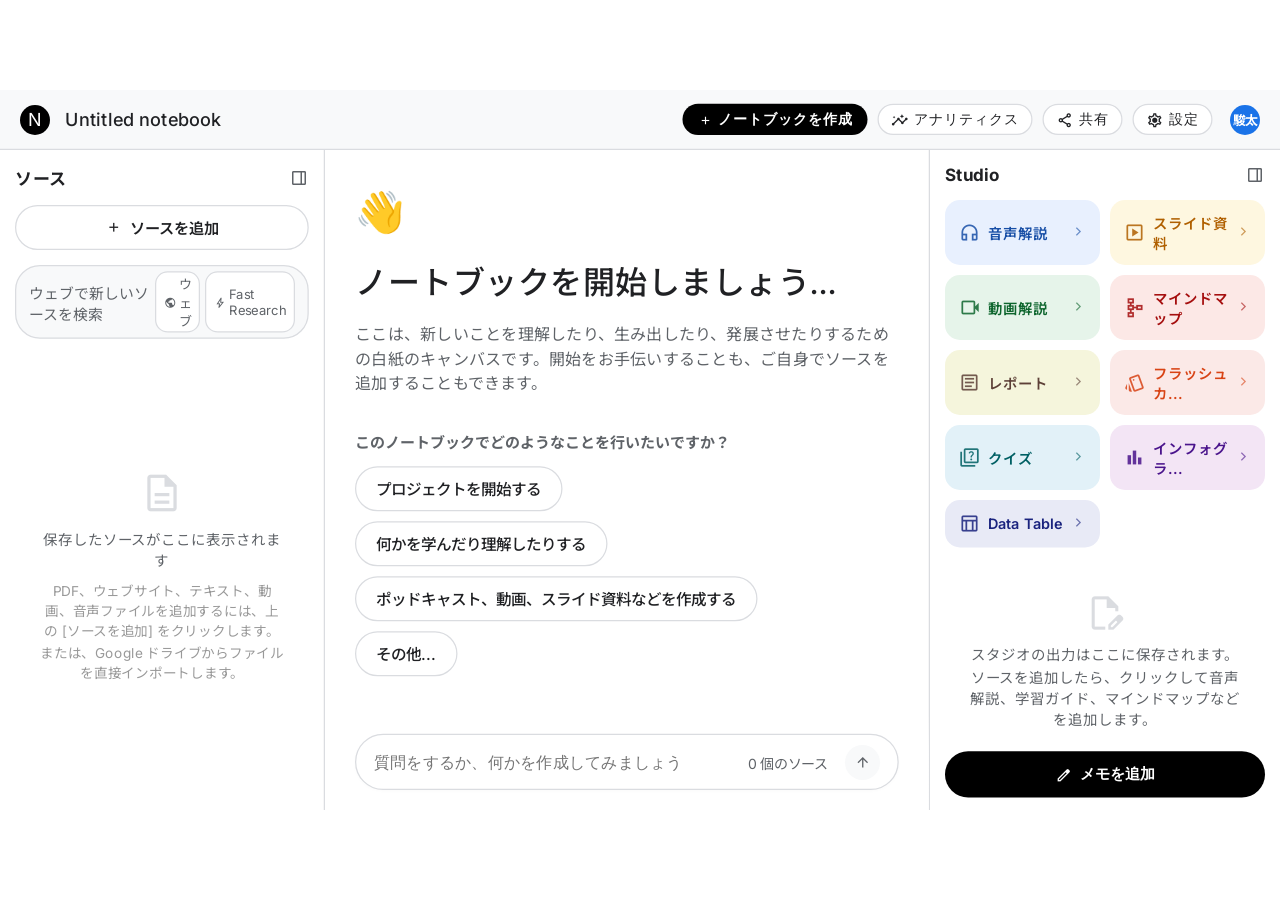
<file: mock_notebooklm.html>
<!DOCTYPE html>
<html lang="ja">
<head>
    <meta charset="UTF-8">
    <title>NotebookLM Mock Demo</title>
    <!-- Google Fonts & Icons -->
    <link href="https://fonts.googleapis.com/css2?family=Inter:wght@300;400;500;600&family=Noto+Sans+JP:wght@300;400;500;700&display=swap" rel="stylesheet">
    <link rel="stylesheet" href="https://fonts.googleapis.com/css2?family=Material+Symbols+Outlined:opsz,wght,FILL,GRAD@20..48,100..700,0..1,-50..200" />
    <style>
        :root {
            --primary: #1a73e8;    /* Google Blue */
            --red: #ea4335;        /* Google Red */
            --yellow: #f9ab00;     /* Google Yellow */
            --green: #34a853;      /* Google Green */
            
            --bg: #ffffff;
            --panel-bg: #ffffff;
            --sidebar-bg: #f8f9fa;
            --border: #dadce0;
            --text: #202124;
            --text-muted: #5f6368;
            --accent-light: #e8f0fe;
            --pdf-highlight: rgba(249, 171, 0, 0.2);
            --header-bg: #f8f9fa;
            --shadow: 0 4px 20px rgba(0, 0, 0, 0.08);
            
            /* Studio Card Colors (Exact Screenshot Matches) */
            --st-audio: #e8f0fe;
            --st-audio-dark: #174ea6;
            --st-slide: #fef7e0;
            --st-slide-dark: #b06000;
            --st-video: #e6f4ea;
            --st-video-dark: #0d652d;
            --st-mind: #fce8e6;
            --st-mind-dark: #a50e0e;
            --st-report: #f5f5dc;
            --st-report-dark: #5d4037;
            --st-flash: #fbe9e7;
            --st-flash-dark: #d84315;
            --st-quiz: #e2f1f8;
            --st-quiz-dark: #006064;
            --st-info: #f3e5f5;
            --st-info-dark: #4a148c;
            --st-table: #e8eaf6;
            --st-table-dark: #1a237e;
        }

        [data-theme="dark"] {
            --bg: #1e1f20;
            --panel-bg: #1e1f20;
            --sidebar-bg: #131314;
            --border: #2e2f31;
            --text: #e3e3e3;
            --text-muted: #c4c7c5;
            --accent-light: rgba(26, 115, 232, 0.15);
            --header-bg: #131314;
            --shadow: 0 4px 20px rgba(0, 0, 0, 0.3);
        }

        * { box-sizing: border-box; margin: 0; padding: 0; }
        body {
            font-family: 'Inter', 'Noto Sans JP', sans-serif;
            background: var(--bg);
            color: var(--text);
            height: 100vh;
            width: 100vw;
            overflow: hidden;
            font-size: 0.8rem;
            transition: all 0.3s;
            position: relative;
        }
        #mock-container {
            width: 1024px;
            height: 576px;
            transform-origin: top left;
            position: absolute;
            top: 0;
            left: 0;
            display: flex;
            flex-direction: column;
            overflow: hidden;
            background: var(--bg);
            backface-visibility: hidden;
            -webkit-backface-visibility: hidden;
            -webkit-font-smoothing: antialiased;
        }

        /* Top Header (Screenshot Replica) */
        .top-header {
            height: 48px;
            background: var(--header-bg);
            border-bottom: 1px solid var(--border);
            display: flex;
            align-items: center;
            justify-content: space-between;
            padding: 0 16px;
            flex-shrink: 0;
            z-index: 10;
        }

        .header-left {
            display: flex;
            align-items: center;
            gap: 12px;
        }

        .notebook-icon-circle {
            background: #000;
            color: #fff;
            width: 24px;
            height: 24px;
            border-radius: 50%;
            display: flex;
            align-items: center;
            justify-content: center;
            font-size: 0.9rem;
        }

        .notebook-title {
            font-weight: 500;
            font-size: 0.9rem;
            color: var(--text);
        }

        .header-actions {
            display: flex;
            align-items: center;
            gap: 8px;
        }

        .action-pill-btn {
            background: #000;
            color: #fff;
            border: none;
            padding: 5px 12px;
            border-radius: 16px;
            font-weight: 600;
            font-size: 0.72rem;
            cursor: pointer;
            display: flex;
            align-items: center;
            gap: 4px;
        }

        .action-icon-btn {
            border: 1px solid var(--border);
            background: var(--bg);
            color: var(--text);
            padding: 4px 10px;
            border-radius: 16px;
            font-size: 0.72rem;
            font-weight: 500;
            cursor: pointer;
            display: flex;
            align-items: center;
            gap: 4px;
        }

        .avatar-circle {
            width: 24px;
            height: 24px;
            border-radius: 50%;
            background: #1a73e8;
            color: white;
            font-size: 0.65rem;
            font-weight: bold;
            display: flex;
            align-items: center;
            justify-content: center;
            margin-left: 6px;
        }

        /* 3-Column Layout */
        .workspace {
            display: flex;
            flex: 1;
            overflow: hidden;
            position: relative;
        }

        /* Column 1: Source (Left) */
        .col-source {
            width: 260px;
            border-right: 1px solid var(--border);
            display: flex;
            flex-direction: column;
            background: var(--bg);
            flex-shrink: 0;
            padding: 12px;
        }

        .col-title {
            font-weight: 700;
            font-size: 0.85rem;
            margin-bottom: 12px;
            display: flex;
            justify-content: space-between;
            align-items: center;
            color: var(--text);
        }

        .add-source-pill {
            border: 1px solid var(--border);
            border-radius: 20px;
            background: var(--bg);
            color: var(--text);
            padding: 8px;
            text-align: center;
            cursor: pointer;
            font-weight: 600;
            font-size: 0.76rem;
            display: flex;
            align-items: center;
            justify-content: center;
            gap: 6px;
            margin-bottom: 12px;
            transition: background 0.2s;
        }

        .add-source-pill:hover {
            background: var(--sidebar-bg);
        }

        .search-pill {
            border: 1px solid var(--border);
            border-radius: 20px;
            background: var(--sidebar-bg);
            padding: 4px 10px;
            display: flex;
            align-items: center;
            justify-content: space-between;
            margin-bottom: 16px;
            font-size: 0.74rem;
            color: var(--text-muted);
        }

        .search-chips {
            display: flex;
            gap: 4px;
        }

        .search-chip {
            background: var(--bg);
            border: 1px solid var(--border);
            border-radius: 10px;
            padding: 1px 6px;
            font-size: 0.65rem;
            display: flex;
            align-items: center;
            gap: 2px;
        }

        .source-empty-state {
            flex: 1;
            display: flex;
            flex-direction: column;
            align-items: center;
            justify-content: center;
            text-align: center;
            color: var(--text-muted);
            padding: 20px;
            line-height: 1.5;
            font-size: 0.72rem;
        }

        .source-empty-state span {
            font-size: 2.2rem;
            margin-bottom: 12px;
            color: var(--border);
        }

        .source-list {
            display: flex;
            flex-direction: column;
            gap: 6px;
            display: none; /* Shows when file uploaded */
        }

        .source-item {
            background: var(--sidebar-bg);
            border: 1px solid var(--border);
            padding: 8px 12px;
            border-radius: 12px;
            display: flex;
            align-items: center;
            gap: 8px;
            font-size: 0.74rem;
            animation: fadeIn 0.3s ease;
        }

        /* Column 2: Chat (Middle) */
        .col-chat {
            flex: 1;
            border-right: 1px solid var(--border);
            display: flex;
            flex-direction: column;
            background: var(--bg);
            position: relative;
        }

        .chat-content {
            flex: 1;
            padding: 24px;
            overflow-y: auto;
            display: flex;
            flex-direction: column;
        }

        /* Greeting state (Screenshot Replica) */
        .chat-welcome {
            margin: auto;
            max-width: 500px;
            display: flex;
            flex-direction: column;
            gap: 16px;
            animation: fadeIn 0.5s ease;
        }

        .wave-emoji {
            font-size: 2rem;
            margin-bottom: 4px;
        }

        .chat-welcome h3 {
            font-size: 1.6rem;
            font-weight: 500;
            line-height: 1.3;
            color: var(--text);
        }

        .chat-welcome-desc {
            color: var(--text-muted);
            font-size: 0.8rem;
            line-height: 1.5;
        }

        .welcome-options {
            display: flex;
            flex-direction: column;
            gap: 8px;
            margin-top: 12px;
        }

        .welcome-opt-pill {
            border: 1px solid var(--border);
            border-radius: 20px;
            padding: 8px 16px;
            background: var(--bg);
            cursor: pointer;
            font-size: 0.78rem;
            font-weight: 500;
            width: fit-content;
            transition: background 0.2s;
        }

        .welcome-opt-pill:hover {
            background: var(--sidebar-bg);
        }

        /* Active chat elements */
        .chat-area {
            display: none; /* Shows when active */
            flex-direction: column;
            gap: 16px;
            width: 100%;
        }

        .bubble {
            display: flex;
            gap: 12px;
            max-width: 90%;
        }

        .bubble.user {
            align-self: flex-end;
            flex-direction: row-reverse;
        }

        .bubble-avatar {
            width: 24px;
            height: 24px;
            border-radius: 50%;
            display: flex;
            align-items: center;
            justify-content: center;
            font-weight: bold;
            font-size: 0.7rem;
            flex-shrink: 0;
            color: white;
        }

        .bubble.user .bubble-avatar { background: var(--primary); }
        .bubble.ai .bubble-avatar { background: var(--green-color); }

        .bubble-content {
            background: var(--sidebar-bg);
            padding: 8px 14px;
            border-radius: 16px;
            font-size: 0.82rem;
            line-height: 1.5;
            border: 1px solid var(--border);
        }

        .cite-tag {
            background: var(--yellow-color);
            color: #000;
            border-radius: 50%;
            width: 14px;
            height: 14px;
            display: inline-flex;
            align-items: center;
            justify-content: center;
            font-size: 0.6rem;
            cursor: pointer;
            font-weight: bold;
            margin-left: 4px;
        }

        /* Float input wrapper */
        .chat-input-wrapper {
            padding: 16px 24px;
            background: linear-gradient(to top, var(--bg) 60%, transparent);
        }

        .chat-input-box {
            border: 1px solid var(--border);
            border-radius: 28px;
            padding: 6px 14px;
            display: flex;
            align-items: center;
            gap: 10px;
            background: var(--bg);
            box-shadow: 0 1px 3px rgba(0,0,0,0.02);
        }

        .chat-input-box input {
            flex: 1;
            background: transparent;
            border: none;
            outline: none;
            color: var(--text);
            font-size: 0.8rem;
            padding: 8px 0;
        }

        .send-arrow-btn {
            background: var(--sidebar-bg);
            color: var(--text-muted);
            border: none;
            width: 28px;
            height: 28px;
            border-radius: 50%;
            display: flex;
            align-items: center;
            justify-content: center;
            cursor: pointer;
        }

        /* Column 3: Studio (Right) */
        .col-studio {
            width: 280px;
            display: flex;
            flex-direction: column;
            background: var(--bg);
            flex-shrink: 0;
            padding: 12px;
        }

        /* 9 Studio Cards Grid (Perfect Screenshot Match) */
        .studio-grid {
            display: grid;
            grid-template-columns: 1fr 1fr;
            gap: 8px;
            margin-bottom: 20px;
        }

        .studio-card {
            border-radius: 12px;
            padding: 10px;
            cursor: pointer;
            display: flex;
            align-items: center;
            justify-content: space-between;
            transition: transform 0.2s, box-shadow 0.2s;
            font-size: 0.72rem;
            font-weight: 600;
        }

        .studio-card:hover {
            transform: translateY(-2px);
            box-shadow: 0 2px 6px rgba(0,0,0,0.05);
        }

        .studio-card span.material-symbols-outlined {
            font-size: 1.15rem;
            opacity: 0.85;
        }

        .studio-card span.chevron {
            font-size: 0.85rem;
            opacity: 0.6;
        }

        .st-audio { background: var(--st-audio); color: var(--st-audio-dark); }
        .st-slide { background: var(--st-slide); color: var(--st-slide-dark); }
        .st-video { background: var(--st-video); color: var(--st-video-dark); }
        .st-mind { background: var(--st-mind); color: var(--st-mind-dark); }
        .st-report { background: var(--st-report); color: var(--st-report-dark); }
        .st-flash { background: var(--st-flash); color: var(--st-flash-dark); }
        .st-quiz { background: var(--st-quiz); color: var(--st-quiz-dark); }
        .st-info { background: var(--st-info); color: var(--st-info-dark); }
        .st-table { background: var(--st-table); color: var(--st-table-dark); }

        .studio-empty-state {
            flex: 1;
            display: flex;
            flex-direction: column;
            align-items: center;
            justify-content: center;
            text-align: center;
            color: var(--text-muted);
            font-size: 0.72rem;
            line-height: 1.5;
            padding: 16px;
        }

        .studio-empty-state span {
            font-size: 2rem;
            margin-bottom: 10px;
            color: var(--border);
        }

        .add-note-pill-btn {
            background: #000;
            color: #fff;
            border: none;
            padding: 10px;
            border-radius: 20px;
            font-weight: 600;
            font-size: 0.76rem;
            cursor: pointer;
            display: flex;
            align-items: center;
            justify-content: center;
            gap: 6px;
            margin-top: auto;
        }

        /* Source Upload Modal (Exact Replica of the 1st Screenshot) */
        .modal-overlay {
            position: absolute;
            top: 0;
            left: 0;
            width: 100%;
            height: 100%;
            background: rgba(0,0,0,0.3);
            display: none;
            align-items: center;
            justify-content: center;
            z-index: 1000;
            animation: fadeIn 0.25s ease;
        }

        .modal-box {
            background: #ffffff;
            width: 580px;
            border-radius: 24px;
            padding: 24px;
            box-shadow: var(--shadow);
            position: relative;
            animation: popUp 0.3s cubic-bezier(0.175, 0.885, 0.32, 1.1);
        }

        .close-modal-btn {
            position: absolute;
            top: 18px;
            right: 18px;
            cursor: pointer;
            color: var(--text-muted);
            font-size: 1.3rem;
            transition: color 0.2s;
        }

        .close-modal-btn:hover {
            color: var(--text);
        }

        .modal-header {
            text-align: center;
            margin-bottom: 24px;
        }

        .modal-header-gradient {
            font-size: 1.25rem;
            font-weight: 500;
            background: linear-gradient(135deg, var(--green-color), var(--primary));
            -webkit-background-clip: text;
            -webkit-text-fill-color: transparent;
            margin-bottom: 4px;
        }

        .modal-header-title {
            font-size: 1.15rem;
            font-weight: 500;
            color: var(--text);
        }

        .modal-search-box {
            border: 2px solid var(--primary);
            border-radius: 16px;
            padding: 10px 14px;
            margin-bottom: 20px;
            display: flex;
            align-items: center;
            gap: 10px;
        }

        .modal-search-box input {
            flex: 1;
            border: none;
            outline: none;
            font-size: 0.8rem;
        }

        .modal-search-box span.search-btn {
            background: var(--sidebar-bg);
            padding: 4px;
            border-radius: 50%;
            cursor: pointer;
            font-size: 1.15rem;
            color: var(--text-muted);
        }

        .modal-divider-container {
            border: 1px dashed var(--border);
            border-radius: 16px;
            padding: 24px 16px;
            text-align: center;
            background: #fafafa;
        }

        .modal-divider-title {
            font-size: 1.1rem;
            font-weight: 500;
            color: var(--text);
            margin-bottom: 4px;
        }

        .modal-divider-desc {
            font-size: 0.72rem;
            color: var(--text-muted);
            margin-bottom: 20px;
        }

        .modal-actions-row {
            display: flex;
            justify-content: center;
            gap: 8px;
            flex-wrap: wrap;
        }

        .modal-pill-btn {
            border: 1px solid var(--border);
            border-radius: 20px;
            background: #ffffff;
            color: var(--text);
            padding: 8px 14px;
            font-size: 0.76rem;
            font-weight: 600;
            cursor: pointer;
            display: flex;
            align-items: center;
            gap: 6px;
            transition: background 0.2s;
        }

        .modal-pill-btn:hover {
            background: var(--sidebar-bg);
        }

        /* Audio Player / Note Mocks */
        .audio-player {
            background: var(--sidebar-bg);
            border: 1px solid var(--border);
            border-radius: 12px;
            padding: 10px 14px;
            display: flex;
            align-items: center;
            gap: 10px;
            animation: fadeIn 0.4s ease;
            margin-top: 10px;
        }

        .play-btn {
            background: var(--green-color);
            color: white;
            border: none;
            width: 26px;
            height: 26px;
            border-radius: 50%;
            display: flex;
            align-items: center;
            justify-content: center;
            cursor: pointer;
        }

        .custom-note {
            background: #fff8e1;
            border: 1px solid #ffe082;
            color: #5d4037;
            padding: 12px;
            border-radius: 8px;
            margin-top: 10px;
            animation: fadeIn 0.4s ease;
        }

        /* Animations */
        @keyframes fadeIn {
            from { opacity: 0; transform: translateY(6px); }
            to { opacity: 1; transform: translateY(0); }
        }
        @keyframes popUp {
            from { opacity: 0; transform: scale(0.95); }
            to { opacity: 1; transform: scale(1); }
        }
        .cursor {
            display: inline-block;
            width: 2px;
            height: 1.2em;
            background: var(--text);
            margin-left: 2px;
            animation: blink 0.8s infinite;
            vertical-align: middle;
        }
        @keyframes blink { 50% { opacity: 0; } }
    </style>
</head>
<body>
    <div id="mock-container">

        <!-- Top Header (Screenshot Replica) -->
        <header class="top-header">
        <div class="header-left">
            <div class="notebook-icon-circle">N</div>
            <span class="notebook-title">Untitled notebook</span>
        </div>
        <div class="header-actions">
            <button class="action-pill-btn"><span class="material-symbols-outlined" style="font-size:12px;">add</span>ノートブックを作成</button>
            <button class="action-icon-btn"><span class="material-symbols-outlined" style="font-size:14px;">insights</span>アナリティクス</button>
            <button class="action-icon-btn"><span class="material-symbols-outlined" style="font-size:14px;">share</span>共有</button>
            <button class="action-icon-btn"><span class="material-symbols-outlined" style="font-size:14px;">settings</span>設定</button>
            <div class="avatar-circle">駿太</div>
        </div>
    </header>

    <!-- Workspace split -->
    <div class="workspace">
        
        <!-- Left: Source Column -->
        <div class="col-source">
            <div class="col-title">
                <span>ソース</span>
                <span class="material-symbols-outlined" style="font-size:16px; cursor:pointer; color:var(--text-muted);">dock_to_left</span>
            </div>
            
            <div class="add-source-pill" id="add-source-trigger">
                <span class="material-symbols-outlined" style="font-size:14px;">add</span>ソースを追加
            </div>
            
            <div class="search-pill">
                <span>ウェブで新しいソースを検索</span>
                <div class="search-chips">
                    <div class="search-chip"><span class="material-symbols-outlined" style="font-size:10px;">public</span>ウェブ</div>
                    <div class="search-chip"><span class="material-symbols-outlined" style="font-size:10px;">bolt</span>Fast Research</div>
                </div>
            </div>
            
            <!-- Empty state (Replaced when uploaded) -->
            <div class="source-empty-state" id="source-empty">
                <span class="material-symbols-outlined">description</span>
                <p>保存したソースがここに表示されます</p>
                <p style="margin-top:6px; color:#999; font-size:0.68rem;">PDF、ウェブサイト、テキスト、動画、音声ファイルを追加するには、上の [ソースを追加] をクリックします。または、Google ドライブからファイルを直接インポートします。</p>
            </div>
            
            <!-- Active Source list -->
            <div class="source-list" id="source-list">
                <!-- Dynamically loaded on step 2 -->
            </div>
        </div>

        <!-- Middle: Chat Column -->
        <div class="col-chat">
            <div class="chat-content" id="chat-scroller">
                <!-- Welcome Greeting Panel (Screenshot Replica) -->
                <div class="chat-welcome" id="chat-welcome-greeting">
                    <div class="wave-emoji">👋</div>
                    <h3>ノートブックを開始しましょう...</h3>
                    <p class="chat-welcome-desc">ここは、新しいことを理解したり、生み出したり、発展させたりするための白紙のキャンバスです。開始をお手伝いすることも、ご自身でソースを追加することもできます。</p>
                    
                    <div class="welcome-options">
                        <div style="font-size:0.75rem; font-weight:700; color:var(--text-muted); margin-bottom:4px;">このノートブックでどのようなことを行いたいですか？</div>
                        <div class="welcome-opt-pill">プロジェクトを開始する</div>
                        <div class="welcome-opt-pill">何かを学んだり理解したりする</div>
                        <div class="welcome-opt-pill">ポッドキャスト、動画、スライド資料などを作成する</div>
                        <div class="welcome-opt-pill">その他...</div>
                    </div>
                </div>
                
                <!-- Dynamic active chat area -->
                <div class="chat-area" id="chat-active-area">
                    <!-- Dynamically populated -->
                </div>
            </div>
            
            <!-- Bottom Input pill -->
            <div class="chat-input-wrapper">
                <div class="chat-input-box">
                    <input type="text" id="chat-input" placeholder="質問をするか、何かを作成してみましょう" readonly>
                    <span id="sources-count" style="font-size:0.7rem; color:var(--text-muted); margin-right:4px;">0 個のソース</span>
                    <button class="send-arrow-btn" id="chat-send-btn">
                        <span class="material-symbols-outlined" style="font-size:14px;">arrow_upward</span>
                    </button>
                </div>
            </div>
        </div>

        <!-- Right: Studio Column (9 Beautiful cards screenshot match) -->
        <div class="col-studio">
            <div class="col-title">
                <span>Studio</span>
                <span class="material-symbols-outlined" style="font-size:16px; cursor:pointer; color:var(--text-muted);">dock_to_left</span>
            </div>
            
            <!-- 9 Studio Panels -->
            <div class="studio-grid" id="studio-grid-box">
                <div class="studio-card st-audio" id="st-audio-btn">
                    <div style="display:flex; align-items:center; gap:6px;">
                        <span class="material-symbols-outlined">headset</span>
                        <span>音声解説</span>
                    </div>
                    <span class="material-symbols-outlined chevron">chevron_right</span>
                </div>
                <div class="studio-card st-slide">
                    <div style="display:flex; align-items:center; gap:6px;">
                        <span class="material-symbols-outlined">slideshow</span>
                        <span>スライド資料</span>
                    </div>
                    <span class="material-symbols-outlined chevron">chevron_right</span>
                </div>
                <div class="studio-card st-video">
                    <div style="display:flex; align-items:center; gap:6px;">
                        <span class="material-symbols-outlined">videocam</span>
                        <span>動画解説</span>
                    </div>
                    <span class="material-symbols-outlined chevron">chevron_right</span>
                </div>
                <div class="studio-card st-mind">
                    <div style="display:flex; align-items:center; gap:6px;">
                        <span class="material-symbols-outlined">schema</span>
                        <span>マインドマップ</span>
                    </div>
                    <span class="material-symbols-outlined chevron">chevron_right</span>
                </div>
                <div class="studio-card st-report">
                    <div style="display:flex; align-items:center; gap:6px;">
                        <span class="material-symbols-outlined">article</span>
                        <span>レポート</span>
                    </div>
                    <span class="material-symbols-outlined chevron">chevron_right</span>
                </div>
                <div class="studio-card st-flash">
                    <div style="display:flex; align-items:center; gap:6px;">
                        <span class="material-symbols-outlined">style</span>
                        <span>フラッシュカ...</span>
                    </div>
                    <span class="material-symbols-outlined chevron">chevron_right</span>
                </div>
                <div class="studio-card st-quiz">
                    <div style="display:flex; align-items:center; gap:6px;">
                        <span class="material-symbols-outlined">quiz</span>
                        <span>クイズ</span>
                    </div>
                    <span class="material-symbols-outlined chevron">chevron_right</span>
                </div>
                <div class="studio-card st-info">
                    <div style="display:flex; align-items:center; gap:6px;">
                        <span class="material-symbols-outlined">bar_chart</span>
                        <span>インフォグラ...</span>
                    </div>
                    <span class="material-symbols-outlined chevron">chevron_right</span>
                </div>
                <div class="studio-card st-table">
                    <div style="display:flex; align-items:center; gap:6px;">
                        <span class="material-symbols-outlined">table_chart</span>
                        <span>Data Table</span>
                    </div>
                    <span class="material-symbols-outlined chevron">chevron_right</span>
                </div>
            </div>
            
            <!-- Output Save Area -->
            <div class="studio-empty-state" id="studio-empty">
                <span class="material-symbols-outlined">edit_document</span>
                <p>スタジオの出力はここに保存されます。ソースを追加したら、クリックして音声解説、学習ガイド、マインドマップなどを追加します。</p>
            </div>
            
            <button class="add-note-pill-btn"><span class="material-symbols-outlined" style="font-size:14px;">edit</span>メモを追加</button>
        </div>

        <!-- Overlay Source Modal (Exact 1st Screenshot Replica) -->
        <div class="modal-overlay" id="source-modal">
            <div class="modal-box">
                <span class="material-symbols-outlined close-modal-btn" id="close-modal-trigger">close</span>
                
                <div class="modal-header">
                    <div class="modal-header-gradient">ウェブサイト</div>
                    <div class="modal-header-title">から音声解説と動画解説を作成する</div>
                </div>
                
                <!-- Search bar mock -->
                <div class="modal-search-box" id="modal-search-border">
                    <input type="text" id="modal-search-input" placeholder="ウェブで新しいソースを検索" readonly>
                    <div class="search-chips" style="gap:6px;">
                        <div class="search-chip" style="padding: 2px 8px; border-radius:12px; font-weight:500;"><span class="material-symbols-outlined" style="font-size:12px;">public</span>ウェブ <span class="material-symbols-outlined" style="font-size:10px;">expand_more</span></div>
                        <div class="search-chip" style="padding: 2px 8px; border-radius:12px; font-weight:500;"><span class="material-symbols-outlined" style="font-size:12px;">bolt</span>Fast Research <span class="material-symbols-outlined" style="font-size:10px;">expand_more</span></div>
                    </div>
                    <span class="material-symbols-outlined search-btn">search</span>
                </div>
                
                <!-- Draggable / File drop block -->
                <div class="modal-divider-container">
                    <div class="modal-divider-title">またはファイルをドロップ</div>
                    <div class="modal-divider-desc">PDF、画像、ドキュメント、音声、<span style="text-decoration:underline;">など</span></div>
                    
                    <div class="modal-actions-row">
                        <button class="modal-pill-btn" id="btn-upload"><span class="material-symbols-outlined">upload</span>ファイルをアップロード</button>
                        <button class="modal-pill-btn" id="btn-website"><span class="material-symbols-outlined">link</span><span class="material-symbols-outlined" style="font-size:12px; color:red; margin-left:-4px;">play_circle</span>ウェブサイト</button>
                        <button class="modal-pill-btn"><span class="material-symbols-outlined">drafts</span>ドライブ</button>
                        <button class="modal-pill-btn"><span class="material-symbols-outlined">content_paste</span>コピーしたテキスト</button>
                    </div>
                </div>
            </div>
        </div>

    </div>
    </div> <!-- End #mock-container -->

    <script>
        // Dynamic Responsive Scaling Utility
        function adjustScale() {
            const container = document.getElementById('mock-container');
            if (!container) return;
            const targetWidth = 1024;
            const targetHeight = 576;
            
            const winWidth = window.innerWidth;
            const winHeight = window.innerHeight;
            
            const scaleX = winWidth / targetWidth;
            const scaleY = winHeight / targetHeight;
            const scale = Math.min(scaleX, scaleY);
            
            container.style.transform = `scale(${scale})`;
            
            // Center the container
            const left = (winWidth - targetWidth * scale) / 2;
            const top = (winHeight - targetHeight * scale) / 2;
            container.style.left = `${left}px`;
            container.style.top = `${top}px`;
        }

        window.addEventListener('resize', adjustScale);
        window.addEventListener('load', adjustScale);
        adjustScale(); // Immediate execution

        const urlParams = new URLSearchParams(window.location.search);
        const step = parseInt(urlParams.get('step')) || 1;
        const sourceModal = document.getElementById('source-modal');
        const addSourceTrigger = document.getElementById('add-source-trigger');
        const closeModalTrigger = document.getElementById('close-modal-trigger');
        
        const sourceEmpty = document.getElementById('source-empty');
        const sourceList = document.getElementById('source-list');
        const sourcesCount = document.getElementById('sources-count');
        
        const chatWelcome = document.getElementById('chat-welcome-greeting');
        const chatActiveArea = document.getElementById('chat-active-area');
        const chatInput = document.getElementById('chat-input');
        const chatSendBtn = document.getElementById('chat-send-btn');
        const chatScroller = document.getElementById('chat-scroller');
        
        const studioEmpty = document.getElementById('studio-empty');
        const studioGridBox = document.getElementById('studio-grid-box');
        const stAudioBtn = document.getElementById('st-audio-btn');

        // Modal overlay toggling
        addSourceTrigger.onclick = () => {
            sourceModal.style.display = 'flex';
        };
        closeModalTrigger.onclick = () => {
            sourceModal.style.display = 'none';
        };

        // Dark mode sync
        if (window.matchMedia && window.matchMedia('(prefers-color-scheme: dark)').matches) {
            document.documentElement.setAttribute('data-theme', 'dark');
        }

        // Simulated typing
        function typeText(element, text, speed = 35, callback) {
            let i = 0;
            element.value = '';
            const cursor = document.createElement('span');
            cursor.className = 'cursor';
            element.parentNode.insertBefore(cursor, element.nextSibling);

            const timer = setInterval(() => {
                if (i < text.length) {
                    element.value += text.charAt(i);
                    i++;
                } else {
                    clearInterval(timer);
                    cursor.remove();
                    if(callback) callback();
                }
            }, speed);
        }

        // Add bubble
        function addBubble(sender, text, callback) {
            chatWelcome.style.display = 'none';
            chatActiveArea.style.display = 'flex';
            
            const bubble = document.createElement('div');
            bubble.className = `bubble ${sender}`;
            bubble.innerHTML = `
                <div class="bubble-avatar">${sender === 'user' ? 'U' : 'N'}</div>
                <div class="bubble-content">${text}</div>
            `;
            chatActiveArea.appendChild(bubble);
            chatScroller.scrollTop = chatScroller.scrollHeight;
            if(callback) callback();
        }

        function triggerRestart(delay = 4500) {
            setTimeout(() => { location.reload(); }, delay);
        }

        window.onload = () => {
            if (step === 1) {
                // Step 1: Access
                chatWelcome.style.display = 'flex';
                setTimeout(() => {
                    chatWelcome.innerHTML = `
                        <div style="text-align: center; padding: 40px 0;">
                            <span class="material-symbols-outlined" style="font-size: 40px; color: var(--primary); animation: pulse 2s infinite;">login</span>
                            <h4 style="margin-top:12px; font-weight:600;">NotebookLMへログイン中</h4>
                            <p style="color: var(--text-muted); margin-top: 6px; font-size:0.75rem;">新規ノートブックを作成します。</p>
                        </div>
                    `;
                    setTimeout(() => {
                        location.reload();
                    }, 1200);
                }, 2000);
            }
            else if (step === 2) {
                // Step 2: Uploading Source (Opens modal first, then adds source)
                setTimeout(() => {
                    sourceModal.style.display = 'flex';
                    
                    // Typing inside modal search bar
                    setTimeout(() => {
                        const modalSearchInput = document.getElementById('modal-search-input');
                        typeText(modalSearchInput, "https://www.mext.go.jp/a_menu/shotou/safe_ai.html", 30, () => {
                            
                            // Highlight website button
                            setTimeout(() => {
                                document.getElementById('btn-website').style.background = 'var(--accent-light)';
                                document.getElementById('btn-website').style.borderColor = 'var(--primary)';
                                
                                setTimeout(() => {
                                    sourceModal.style.display = 'none';
                                    sourceEmpty.style.display = 'none';
                                    sourceList.style.display = 'flex';
                                    sourceList.innerHTML = `
                                        <div class="source-item">
                                            <span class="material-symbols-outlined" style="color:var(--primary);">link</span>文科省_生成AIガイドライン
                                        </div>
                                    `;
                                    sourcesCount.innerText = "1 個のソース";
                                    
                                    chatWelcome.innerHTML += `
                                        <div style="background:var(--accent-light); padding:10px; border-radius:10px; border:1px solid rgba(26,115,232,0.1); margin-top:12px; font-size:0.72rem; color:var(--primary); font-weight:600; text-align:center;">
                                            ソース「文科省_生成AIガイドライン」を読み込みました
                                        </div>
                                    `;
                                    triggerRestart(4000);
                                }, 1200);
                            }, 1000);
                        });
                    }, 1000);
                }, 1000);
            }
            else if (step === 3) {
                // Step 3: Source Search Function
                sourceEmpty.style.display = 'none';
                sourceList.style.display = 'flex';
                sourceList.innerHTML = `
                    <div class="source-item"><span class="material-symbols-outlined" style="color:var(--primary);">link</span>文科省_生成AIガイドライン</div>
                    <div class="source-item"><span class="material-symbols-outlined" style="color:var(--primary);">description</span>理科授業案.docx</div>
                `;
                sourcesCount.innerText = "2 個のソース";
                
                setTimeout(() => {
                    typeText(chatInput, "すべての資料から「探究学習」に関する記述を横断検索して", 35, () => {
                        chatSendBtn.style.background = 'var(--primary)';
                        chatSendBtn.style.color = '#fff';
                        
                        setTimeout(() => {
                            addBubble('user', chatInput.value);
                            chatInput.value = '';
                            chatSendBtn.style.background = 'var(--sidebar-bg)';
                            chatSendBtn.style.color = 'var(--text-muted)';
                            
                            setTimeout(() => {
                                addBubble('ai', "検索結果：<b>『理科授業案.docx』</b>の第3章、および<b>『文科省_生成AIガイドライン』</b>のP.4に、生徒によるAIを用いた探究活動と注意すべき事項が横断的に記述されています。");
                                triggerRestart(5000);
                            }, 1200);
                        }, 800);
                    });
                }, 1000);
            }
            else if (step === 4) {
                // Step 4: Prompt Input
                sourceEmpty.style.display = 'none';
                sourceList.style.display = 'flex';
                sourceList.innerHTML = `
                    <div class="source-item"><span class="material-symbols-outlined" style="color:var(--primary);">link</span>文科省_生成AIガイドライン</div>
                `;
                sourcesCount.innerText = "1 個のソース";
                
                setTimeout(() => {
                    typeText(chatInput, "PARTSプロンプト: [教員]が[同僚教師]へ[校務のAI活用例]を[箇条書き]で提案", 30, () => {
                        chatSendBtn.style.background = 'var(--primary)';
                        chatSendBtn.style.color = '#fff';
                        
                        setTimeout(() => {
                            addBubble('user', "ガイドラインに基づいた、教員向けの安全な校務AI活用例を箇条書きで提案して");
                            chatInput.value = '';
                            chatSendBtn.style.background = 'var(--sidebar-bg)';
                            chatSendBtn.style.color = 'var(--text-muted)';
                            
                            setTimeout(() => {
                                addBubble('ai', "ガイドラインに準拠した、安全な校務AI活用例（箇条書き）です：<br>1. <b>授業用のクイズ・イラスト作成</b>（Imagen 3などを利用）<br>2. <b>お便りの草案ブラッシュアップ</b>（個人情報を伏せ、教師がAAA検証すること）<br>3. <b>複雑な職員会議レジュメの自動要約</b>");
                                triggerRestart(5500);
                            }, 1200);
                        }, 800);
                    });
                }, 1000);
            }
            else if (step === 5) {
                // Step 5: Citation & Verification
                sourceEmpty.style.display = 'none';
                sourceList.style.display = 'flex';
                sourceList.innerHTML = `
                    <div class="source-item" id="highlight-target-item"><span class="material-symbols-outlined" style="color:var(--primary);">link</span>文科省_生成AIガイドライン</div>
                `;
                sourcesCount.innerText = "1 個のソース";
                
                addBubble('user', "教員が生成AIを活用する際、最も注意すべき倫理・ファクトチェックの義務は？");
                setTimeout(() => {
                    addBubble('ai', `ガイドラインでは、<b>「教員はAIの出力を盲信せず、必ず自身の専門的知見でファクトチェック（AAA検証）を行うべきである」</b>と強く要請されています。<span class="cite-tag" id="cite-1">1</span>`, () => {
                        
                        setTimeout(() => {
                            // Highlight source target to simulate jumps
                            const cite = document.getElementById('cite-1');
                            cite.style.background = 'var(--yellow-color)';
                            cite.style.transform = 'scale(1.2)';
                            
                            const targetItem = document.getElementById('highlight-target-item');
                            targetItem.style.background = 'var(--pdf-highlight)';
                            targetItem.style.borderColor = 'var(--yellow-color)';
                            targetItem.style.borderWidth = '2px';
                            
                            triggerRestart(5000);
                        }, 1200);
                    });
                }, 1000);
            }
            else if (step === 6) {
                // Step 6: Studio Function (9 Output formats showcase)
                sourceEmpty.style.display = 'none';
                sourceList.style.display = 'flex';
                sourceList.innerHTML = `
                    <div class="source-item"><span class="material-symbols-outlined" style="color:var(--primary);">link</span>文科省_生成AIガイドライン</div>
                `;
                sourcesCount.innerText = "1 個のソース";
                
                setTimeout(() => {
                    // Clicking the '音声解説' Studio card
                    stAudioBtn.style.transform = 'scale(1.05)';
                    stAudioBtn.style.borderColor = 'var(--primary)';
                    
                    setTimeout(() => {
                        stAudioBtn.style.transform = 'scale(1)';
                        stAudioBtn.style.borderColor = 'transparent';
                        studioEmpty.style.display = 'none';
                        
                        const player = document.createElement('div');
                        player.className = 'audio-player';
                        player.innerHTML = `
                            <button class="play-btn"><span class="material-symbols-outlined" style="font-size:12px; color:white;">play_arrow</span></button>
                            <div style="flex:1;">
                                <div style="font-weight:600; font-size:0.68rem; color:var(--text);">AI音声対話解説（教員業務削減フォーカス）</div>
                                <div style="width:100%; height:3px; background:#ccc; border-radius:2px; margin-top:4px; position:relative;">
                                    <div style="width:40%; height:100%; background:var(--green-color); position:absolute; left:0; top:0;"></div>
                                </div>
                            </div>
                            <span class="material-symbols-outlined" style="font-size:14px; color:var(--primary); cursor:pointer;" title="音声をダウンロード">download</span>
                        `;
                        
                        const textInfo = document.createElement('div');
                        textInfo.style = "font-size: 0.68rem; color: var(--text-muted); line-height: 1.45; padding: 10px 0;";
                        textInfo.innerHTML = "✨ **Studio出力**: 音声の他にも、マインドマップ、スライド用のアウトライン、クイズ資料などの生成物を1タップで並行出力できます。";
                        
                        document.querySelector('.col-studio').insertBefore(player, document.querySelector('.add-note-pill-btn'));
                        document.querySelector('.col-studio').insertBefore(textInfo, document.querySelector('.add-note-pill-btn'));
                        
                        triggerRestart(6500);
                    }, 1200);
                }, 1000);
            }
            else if (step === 7) {
                // Step 7: Customize Output
                sourceEmpty.style.display = 'none';
                sourceList.style.display = 'flex';
                sourceList.innerHTML = `
                    <div class="source-item"><span class="material-symbols-outlined" style="color:var(--primary);">link</span>文科省_生成AIガイドライン</div>
                `;
                sourcesCount.innerText = "1 個のソース";
                
                addBubble('ai', "ソースに基づき、植物の成長を比べるワークシート・シミュレーション用学習スライドの構成案を提案しました。");
                
                setTimeout(() => {
                    studioEmpty.style.display = 'none';
                    const note = document.createElement('div');
                    note.className = 'custom-note';
                    note.innerHTML = `
                        <div style="display:flex; justify-content:space-between; margin-bottom:6px; font-weight:600; font-size:0.74rem;">
                            <span>📌 理科ワークシート構成案（編集済み）</span>
                            <span class="material-symbols-outlined" style="font-size:12px; cursor:pointer;">edit</span>
                        </div>
                        <p style="font-size:0.7rem; line-height:1.45;">【小学5年 理科】発芽と日光・空気の有無を比較し、自ら考察を書き込めるシミュレーション型シート。この内容はスライド資料、またはメモとして保存し、Googleドキュメントへ一瞬でエクスポートできます。</p>
                    `;
                    document.querySelector('.col-studio').insertBefore(note, document.querySelector('.add-note-pill-btn'));
                    triggerRestart(6000);
                }, 1200);
            }
        };
    </script>
</body>
</html>
</file>
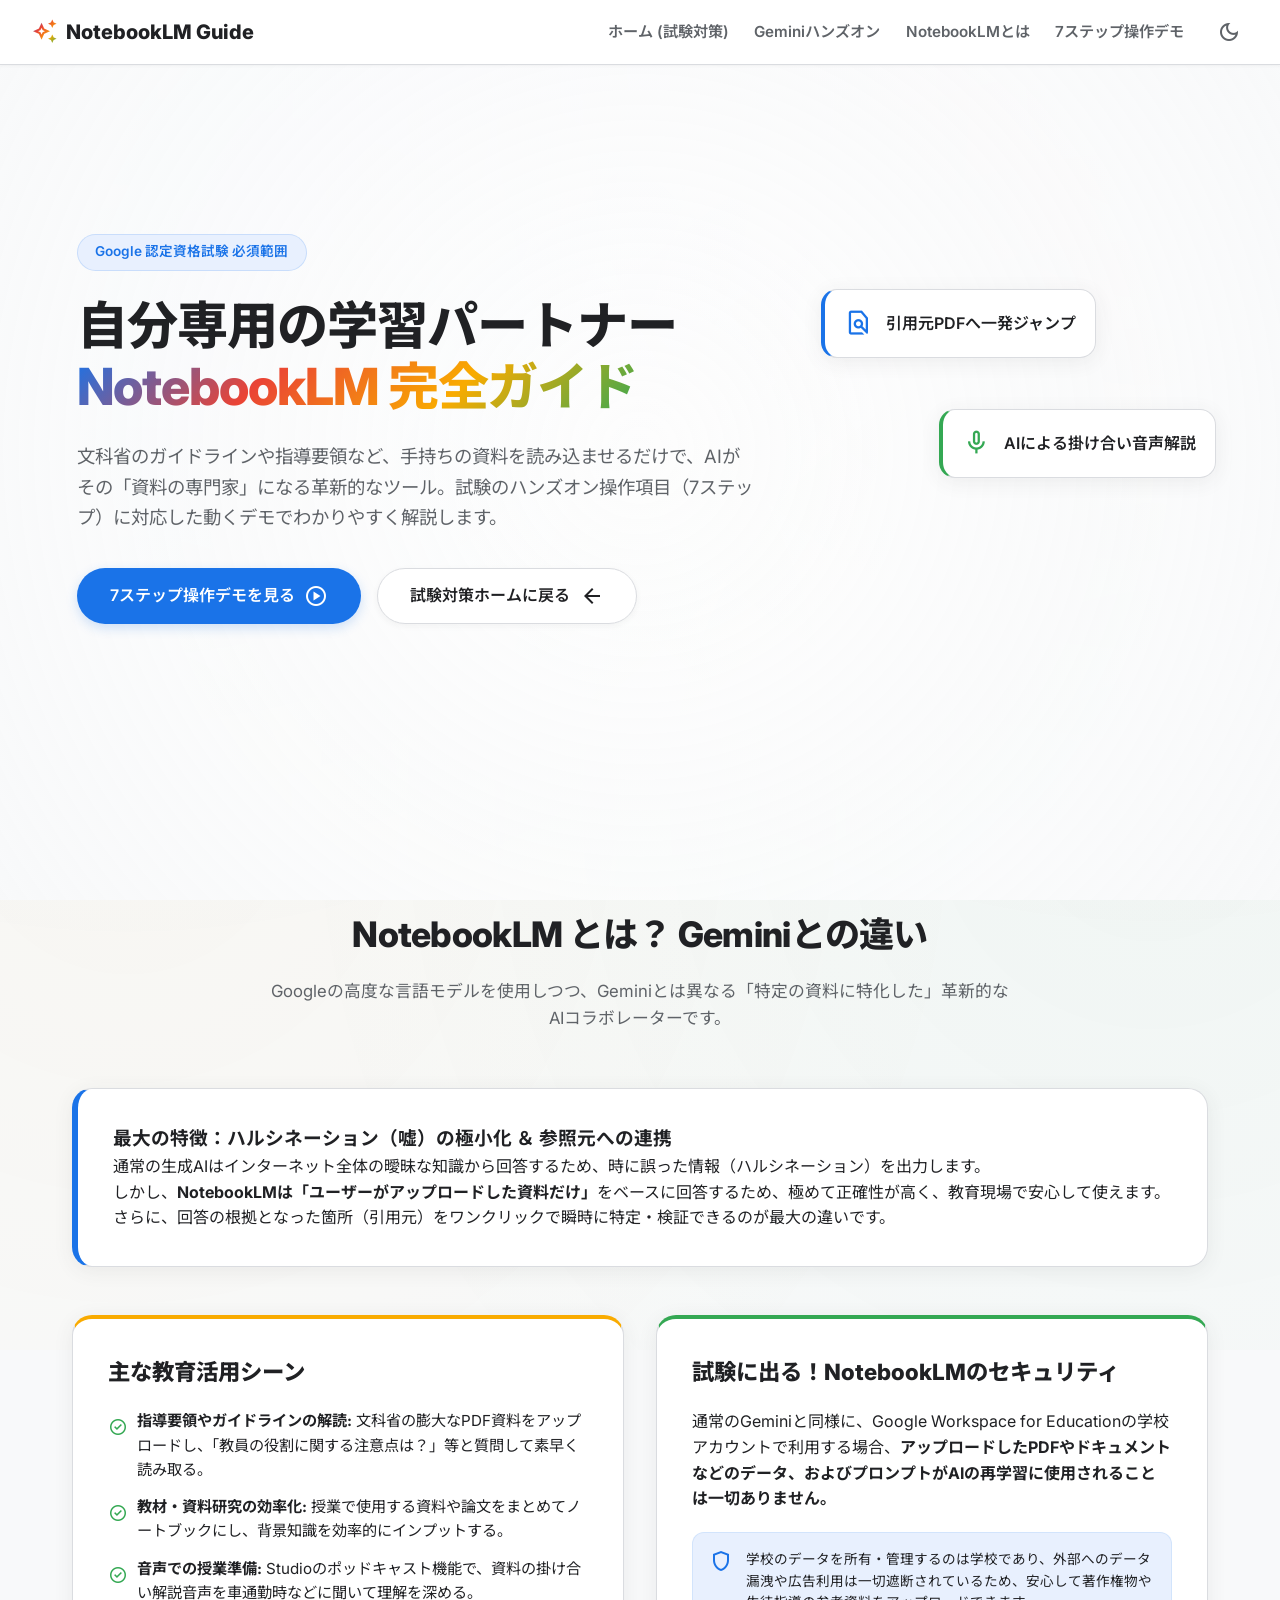
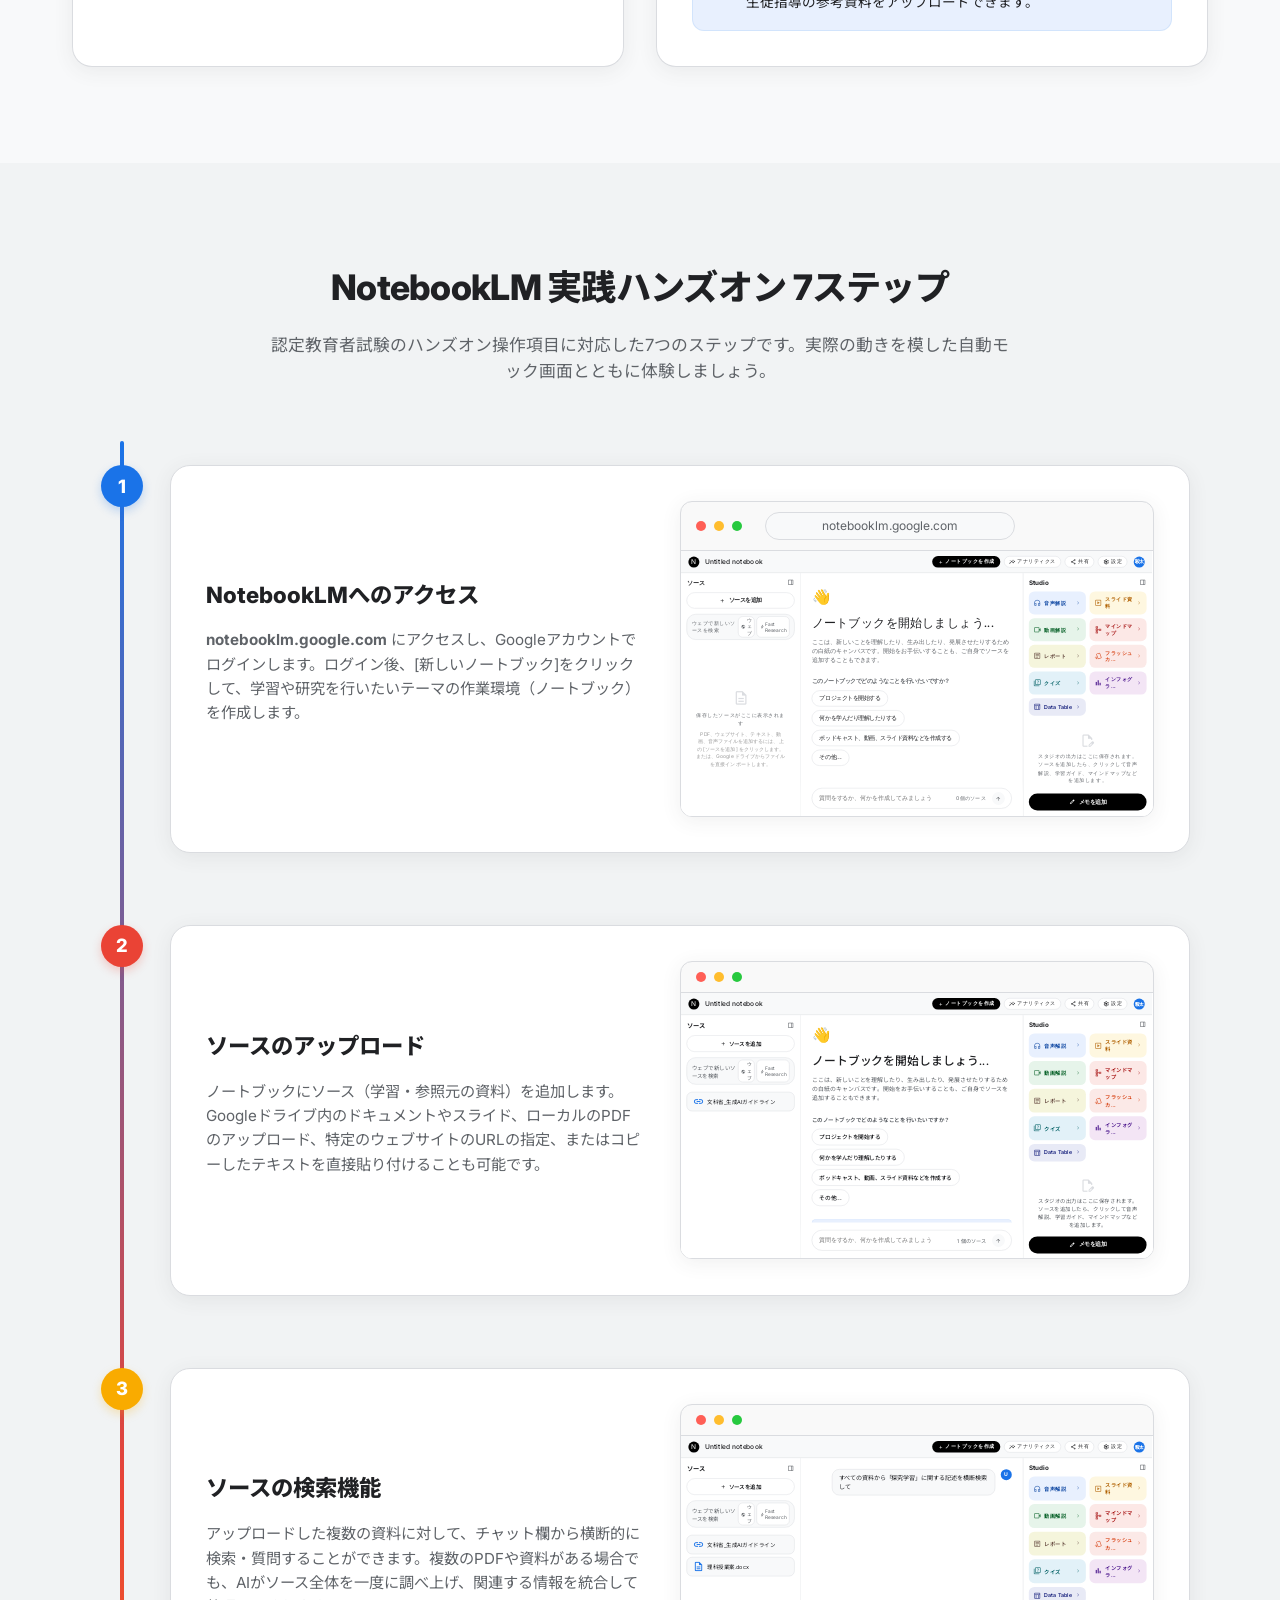
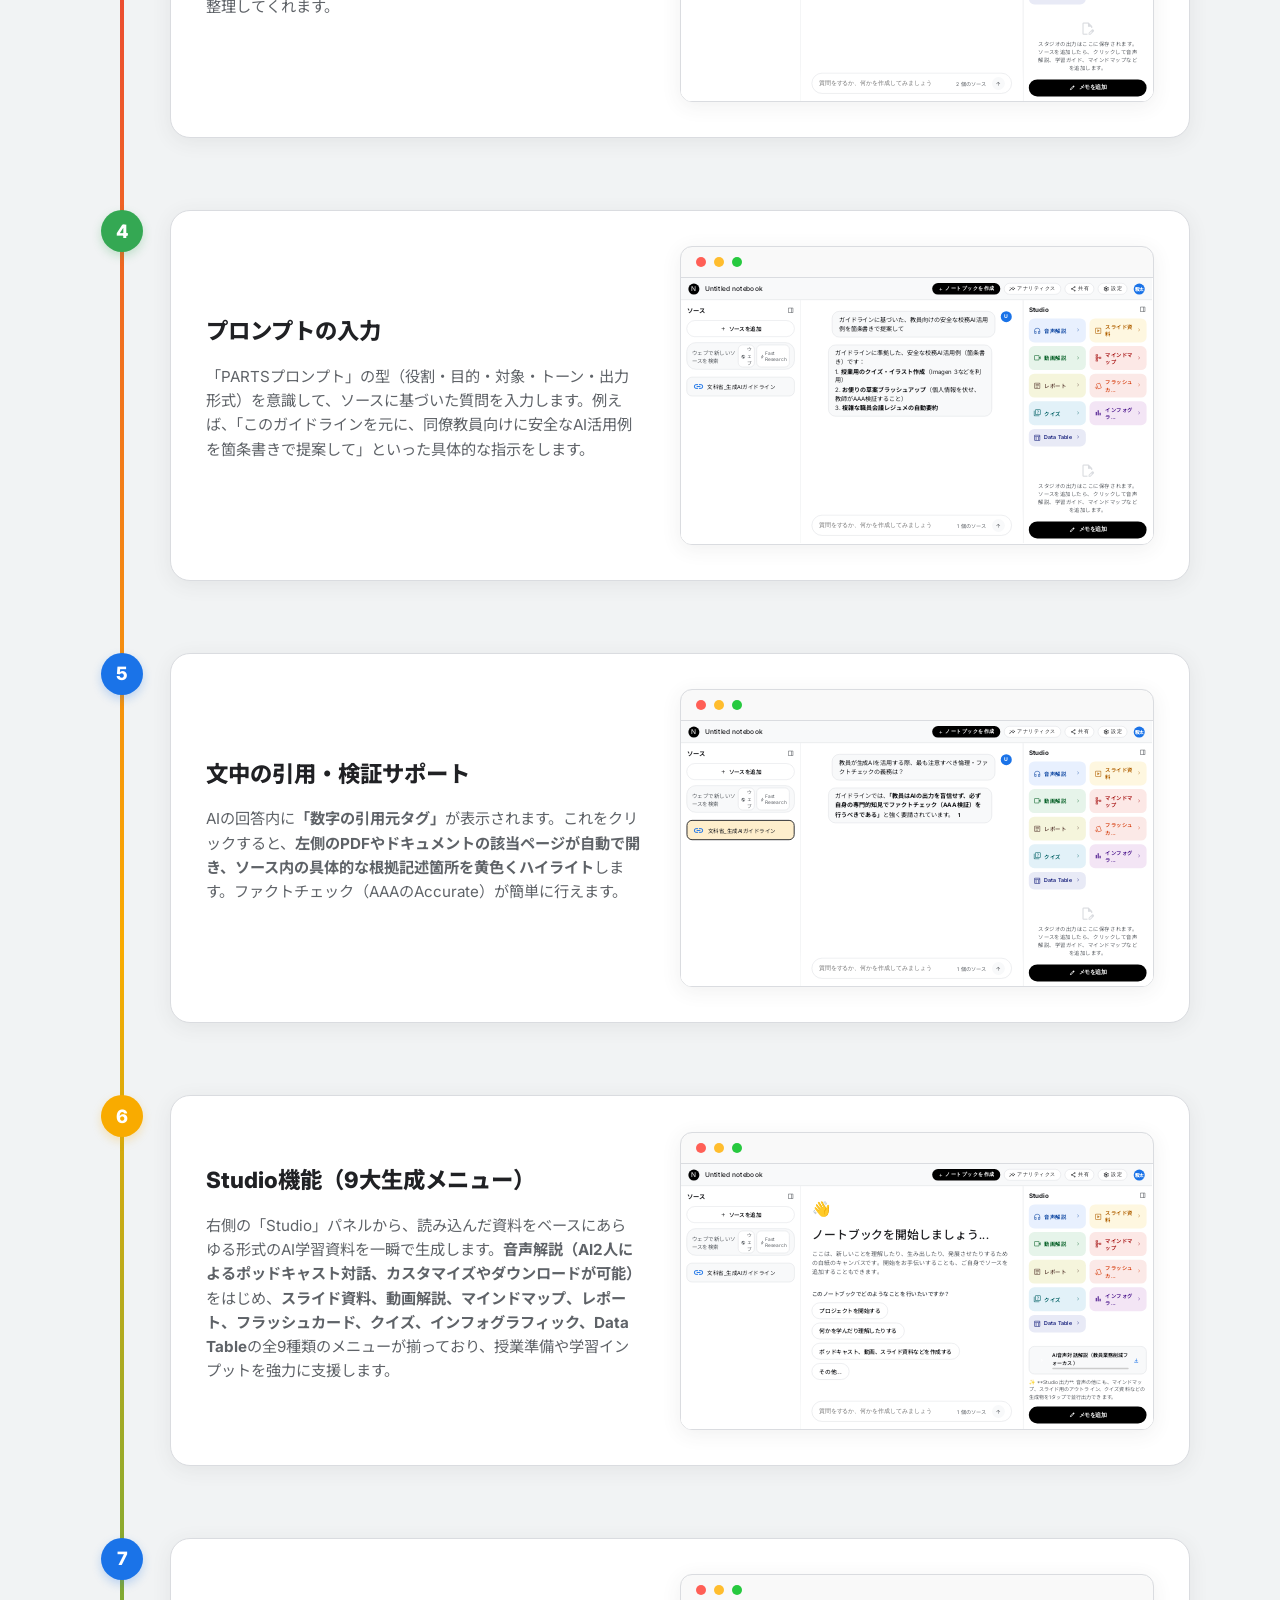
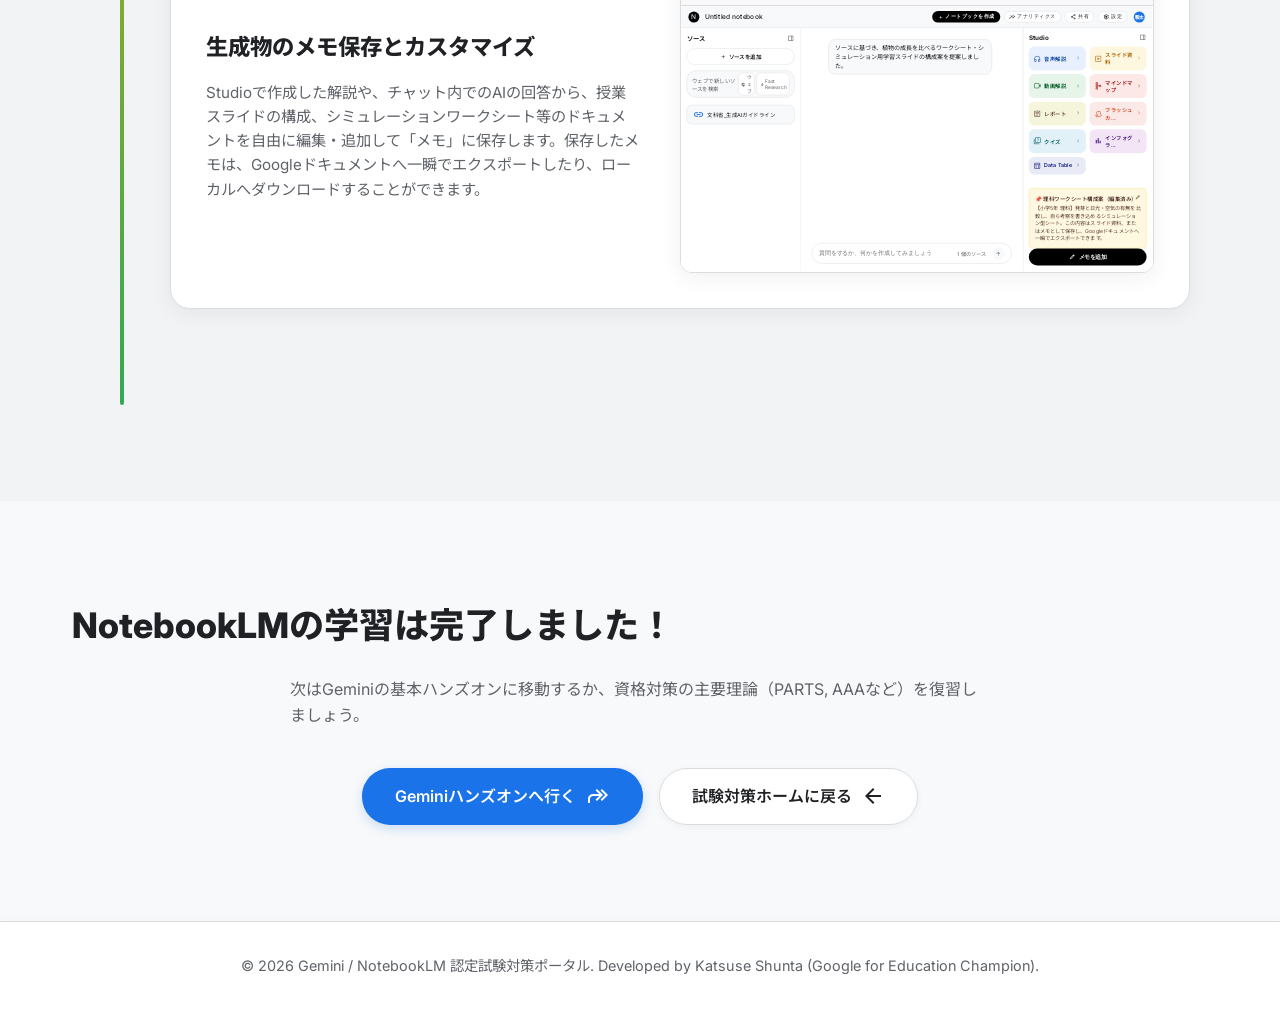
<file: notebooklm.html>
<!DOCTYPE html>
<html lang="ja">
<head>
    <meta charset="UTF-8">
    <meta name="viewport" content="width=device-width, initial-scale=1.0">
    <title>NotebookLM 完全活用ガイド - 認定教育者試験対策</title>
    <meta name="description" content="先生のためのNotebookLM完全活用ガイド。Geminiとの違い、PDF資料のアップロード、引用検証、Studio音声生成機能の解説。">
    <!-- Google Fonts -->
    <link rel="preconnect" href="https://fonts.googleapis.com">
    <link rel="preconnect" href="https://fonts.gstatic.com" crossorigin>
    <link href="https://fonts.googleapis.com/css2?family=Inter:wght@300;400;600;800&family=Noto+Sans+JP:wght@300;400;600;800&display=swap" rel="stylesheet">
    <!-- Icons -->
    <link rel="stylesheet" href="https://fonts.googleapis.com/css2?family=Material+Symbols+Outlined:opsz,wght,FILL,GRAD@20..48,100..700,0..1,-50..200" />
    <link rel="stylesheet" href="./style.css">
</head>
<body>
    <div class="background-gradient"></div>
    <div class="mesh-bg"></div>

    <header class="glass-header">
        <div class="header-container">
            <h1 class="logo">
                <span class="material-symbols-outlined logo-icon">auto_awesome</span>
                NotebookLM Guide
            </h1>
            <nav>
                <a href="./index.html" class="nav-link">ホーム (試験対策)</a>
                <a href="./handson.html" class="nav-link">Geminiハンズオン</a>
                <a href="#about-lm" class="nav-link">NotebookLMとは</a>
                <a href="#handson-lm" class="nav-link">7ステップ操作デモ</a>
                <button id="theme-toggle" class="theme-btn" aria-label="テーマ切り替え">
                    <span class="material-symbols-outlined">dark_mode</span>
                </button>
            </nav>
        </div>
    </header>

    <main>
        <!-- Hero Section -->
        <section id="hero" class="hero-section">
            <div class="hero-content">
                <div class="badge">Google 認定資格試験 必須範囲</div>
                <h1 class="hero-title">自分専用の学習パートナー<br><span class="text-gradient">NotebookLM 完全ガイド</span></h1>
                <p class="hero-subtitle">
                    文科省のガイドラインや指導要領など、手持ちの資料を読み込ませるだけで、AIがその「資料の専門家」になる革新的なツール。試験のハンズオン操作項目（7ステップ）に対応した動くデモでわかりやすく解説します。
                </p>
                <div class="hero-buttons">
                    <a href="#handson-lm" class="btn btn-primary">7ステップ操作デモを見る <span class="material-symbols-outlined">play_circle</span></a>
                    <a href="./index.html" class="btn btn-secondary">試験対策ホームに戻る <span class="material-symbols-outlined">arrow_back</span></a>
                </div>
            </div>
            <div class="hero-visual">
                <div class="floating-card card-1" style="border-left-color: var(--primary-color);">
                    <span class="material-symbols-outlined" style="color:var(--primary-color);">find_in_page</span>
                    <p>引用元PDFへ一発ジャンプ</p>
                </div>
                <div class="floating-card card-2" style="border-left-color: var(--green-color);">
                    <span class="material-symbols-outlined" style="color:var(--green-color);">mic</span>
                    <p>AIによる掛け合い音声解説</p>
                </div>
            </div>
        </section>

        <!-- Section 1: NotebookLMとは -->
        <section id="about-lm" class="section-padding">
            <div class="container">
                <h2 class="section-title">NotebookLM とは？ Geminiとの違い</h2>
                <p class="section-desc">Googleの高度な言語モデルを使用しつつ、Geminiとは異なる「特定の資料に特化した」革新的なAIコラボレーターです。</p>

                <div class="glass-card" style="margin-bottom:3rem; border-left: 6px solid var(--primary-color);">
                    <h3>最大の特徴：ハルシネーション（嘘）の極小化 ＆ 参照元への連携</h3>
                    <p>通常の生成AIはインターネット全体の曖昧な知識から回答するため、時に誤った情報（ハルシネーション）を出力します。<br>
                    しかし、<strong>NotebookLMは「ユーザーがアップロードした資料だけ」</strong>をベースに回答するため、極めて正確性が高く、教育現場で安心して使えます。さらに、回答の根拠となった箇所（引用元）をワンクリックで瞬時に特定・検証できるのが最大の違いです。</p>
                </div>

                <div class="lm-grid">
                    <div class="glass-card" style="border-top: 4px solid var(--yellow-color);">
                        <h3>主な教育活用シーン</h3>
                        <ul class="styled-list">
                            <li><strong>指導要領やガイドラインの解読:</strong> 文科省の膨大なPDF資料をアップロードし、「教員の役割に関する注意点は？」等と質問して素早く読み取る。</li>
                            <li><strong>教材・資料研究の効率化:</strong> 授業で使用する資料や論文をまとめてノートブックにし、背景知識を効率的にインプットする。</li>
                            <li><strong>音声での授業準備:</strong> Studioのポッドキャスト機能で、資料の掛け合い解説音声を車通勤時などに聞いて理解を深める。</li>
                        </ul>
                    </div>

                    <div class="glass-card" style="border-top: 4px solid var(--green-color);">
                        <h3>試験に出る！NotebookLMのセキュリティ</h3>
                        <p>通常のGeminiと同様に、Google Workspace for Educationの学校アカウントで利用する場合、<strong>アップロードしたPDFやドキュメントなどのデータ、およびプロンプトがAIの再学習に使用されることは一切ありません。</strong></p>
                        <div class="prompt-box" style="margin-top:20px;">
                            <span class="material-symbols-outlined" style="color:var(--primary-color);">shield</span>
                            <p style="font-size:0.85rem; color:var(--text-main); margin:0;">学校のデータを所有・管理するのは学校であり、外部へのデータ漏洩や広告利用は一切遮断されているため、安心して著作権物や生徒指導の参考資料をアップロードできます。</p>
                        </div>
                    </div>
                </div>
            </div>
        </section>

        <!-- Section 2: NotebookLM ハンズオン 7大機能 -->
        <section id="handson-lm" class="section-padding theory-section">
            <div class="container">
                <h2 class="section-title">NotebookLM 実践ハンズオン 7ステップ</h2>
                <p class="section-desc">認定教育者試験のハンズオン操作項目に対応した7つのステップです。実際の動きを模した自動モック画面とともに体験しましょう。</p>

                <div class="timeline">
                    <!-- Step 1 -->
                    <div class="timeline-item slide-in">
                        <div class="timeline-number">1</div>
                        <div class="timeline-content glass-card">
                            <div class="step-text">
                                <h3 class="step-title">NotebookLMへのアクセス</h3>
                                <p><strong>notebooklm.google.com</strong> にアクセスし、Googleアカウントでログインします。ログイン後、[新しいノートブック]をクリックして、学習や研究を行いたいテーマの作業環境（ノートブック）を作成します。</p>
                            </div>
                            <div class="step-video">
                                <div class="browser-mockup">
                                    <div class="browser-header">
                                        <span class="dot close"></span><span class="dot minimize"></span><span class="dot expand"></span>
                                        <div class="browser-url">notebooklm.google.com</div>
                                    </div>
                                    <div class="video-wrapper">
                                        <iframe src="./mock_notebooklm.html?step=1" style="width: 100%; height: 100%; border: none; overflow: hidden;" scrolling="no"></iframe>
                                    </div>
                                </div>
                            </div>
                        </div>
                    </div>

                    <!-- Step 2 -->
                    <div class="timeline-item slide-in">
                        <div class="timeline-number">2</div>
                        <div class="timeline-content glass-card">
                            <div class="step-text">
                                <h3 class="step-title">ソースのアップロード</h3>
                                <p>ノートブックにソース（学習・参照元の資料）を追加します。Googleドライブ内のドキュメントやスライド、ローカルのPDFのアップロード、特定のウェブサイトのURLの指定、またはコピーしたテキストを直接貼り付けることも可能です。</p>
                            </div>
                            <div class="step-video">
                                <div class="browser-mockup">
                                    <div class="browser-header">
                                        <span class="dot close"></span><span class="dot minimize"></span><span class="dot expand"></span>
                                    </div>
                                    <div class="video-wrapper">
                                        <iframe src="./mock_notebooklm.html?step=2" style="width: 100%; height: 100%; border: none; overflow: hidden;" scrolling="no"></iframe>
                                    </div>
                                </div>
                            </div>
                        </div>
                    </div>

                    <!-- Step 3 -->
                    <div class="timeline-item slide-in">
                        <div class="timeline-number">3</div>
                        <div class="timeline-content glass-card">
                            <div class="step-text">
                                <h3 class="step-title">ソースの検索機能</h3>
                                <p>アップロードした複数の資料に対して、チャット欄から横断的に検索・質問することができます。複数のPDFや資料がある場合でも、AIがソース全体を一度に調べ上げ、関連する情報を統合して整理してくれます。</p>
                            </div>
                            <div class="step-video">
                                <div class="browser-mockup">
                                    <div class="browser-header">
                                        <span class="dot close"></span><span class="dot minimize"></span><span class="dot expand"></span>
                                    </div>
                                    <div class="video-wrapper">
                                        <iframe src="./mock_notebooklm.html?step=3" style="width: 100%; height: 100%; border: none; overflow: hidden;" scrolling="no"></iframe>
                                    </div>
                                </div>
                            </div>
                        </div>
                    </div>

                    <!-- Step 4 -->
                    <div class="timeline-item slide-in">
                        <div class="timeline-number">4</div>
                        <div class="timeline-content glass-card">
                            <div class="step-text">
                                <h3 class="step-title">プロンプトの入力</h3>
                                <p>「PARTSプロンプト」の型（役割・目的・対象・トーン・出力形式）を意識して、ソースに基づいた質問を入力します。例えば、「このガイドラインを元に、同僚教員向けに安全なAI活用例を箇条書きで提案して」といった具体的な指示をします。</p>
                            </div>
                            <div class="step-video">
                                <div class="browser-mockup">
                                    <div class="browser-header">
                                        <span class="dot close"></span><span class="dot minimize"></span><span class="dot expand"></span>
                                    </div>
                                    <div class="video-wrapper">
                                        <iframe src="./mock_notebooklm.html?step=4" style="width: 100%; height: 100%; border: none; overflow: hidden;" scrolling="no"></iframe>
                                    </div>
                                </div>
                            </div>
                        </div>
                    </div>

                    <!-- Step 5 -->
                    <div class="timeline-item slide-in">
                        <div class="timeline-number">5</div>
                        <div class="timeline-content glass-card">
                            <div class="step-text">
                                <h3 class="step-title">文中の引用・検証サポート</h3>
                                <p>AIの回答内に<strong>「数字の引用元タグ」</strong>が表示されます。これをクリックすると、<strong>左側のPDFやドキュメントの該当ページが自動で開き、ソース内の具体的な根拠記述箇所を黄色くハイライト</strong>します。ファクトチェック（AAAのAccurate）が簡単に行えます。</p>
                            </div>
                            <div class="step-video">
                                <div class="browser-mockup">
                                    <div class="browser-header">
                                        <span class="dot close"></span><span class="dot minimize"></span><span class="dot expand"></span>
                                    </div>
                                    <div class="video-wrapper">
                                        <iframe src="./mock_notebooklm.html?step=5" style="width: 100%; height: 100%; border: none; overflow: hidden;" scrolling="no"></iframe>
                                    </div>
                                </div>
                            </div>
                        </div>
                    </div>

                    <!-- Step 6 -->
                    <div class="timeline-item slide-in">
                        <div class="timeline-number">6</div>
                        <div class="timeline-content glass-card">
                            <div class="step-text">
                                <h3 class="step-title">Studio機能（9大生成メニュー）</h3>
                                <p>右側の「Studio」パネルから、読み込んだ資料をベースにあらゆる形式のAI学習資料を一瞬で生成します。<strong>音声解説（AI2人によるポッドキャスト対話、カスタマイズやダウンロードが可能）</strong>をはじめ、<strong>スライド資料、動画解説、マインドマップ、レポート、フラッシュカード、クイズ、インフォグラフィック、Data Table</strong>の全9種類のメニューが揃っており、授業準備や学習インプットを強力に支援します。</p>
                            </div>
                            <div class="step-video">
                                <div class="browser-mockup">
                                    <div class="browser-header">
                                        <span class="dot close"></span><span class="dot minimize"></span><span class="dot expand"></span>
                                    </div>
                                    <div class="video-wrapper">
                                        <iframe src="./mock_notebooklm.html?step=6" style="width: 100%; height: 100%; border: none; overflow: hidden;" scrolling="no"></iframe>
                                    </div>
                                </div>
                            </div>
                        </div>
                    </div>

                    <!-- Step 7 -->
                    <div class="timeline-item slide-in">
                        <div class="timeline-number">7</div>
                        <div class="timeline-content glass-card">
                            <div class="step-text">
                                <h3 class="step-title">生成物のメモ保存とカスタマイズ</h3>
                                <p>Studioで作成した解説や、チャット内でのAIの回答から、授業スライドの構成、シミュレーションワークシート等のドキュメントを自由に編集・追加して「メモ」に保存します。保存したメモは、Googleドキュメントへ一瞬でエクスポートしたり、ローカルへダウンロードすることができます。</p>
                            </div>
                            <div class="step-video">
                                <div class="browser-mockup">
                                    <div class="browser-header">
                                        <span class="dot close"></span><span class="dot minimize"></span><span class="dot expand"></span>
                                    </div>
                                    <div class="video-wrapper">
                                        <iframe src="./mock_notebooklm.html?step=7" style="width: 100%; height: 100%; border: none; overflow: hidden;" scrolling="no"></iframe>
                                    </div>
                                </div>
                            </div>
                        </div>
                    </div>

                </div>
            </div>
        </section>

        <!-- Call to Action -->
        <section class="section-padding">
            <div class="container text-center">
                <h2 style="font-size:2.2rem; font-weight:800; margin-bottom:1.5rem;">NotebookLMの学習は完了しました！</h2>
                <p style="color:var(--text-muted); margin-bottom:2.5rem; max-width:700px; margin-left:auto; margin-right:auto;">
                    次はGeminiの基本ハンズオンに移動するか、資格対策の主要理論（PARTS, AAAなど）を復習しましょう。
                </p>
                <div class="hero-buttons" style="justify-content:center;">
                    <a href="./handson.html" class="btn btn-primary">Geminiハンズオンへ行く <span class="material-symbols-outlined">forward</span></a>
                    <a href="./index.html" class="btn btn-secondary">試験対策ホームに戻る <span class="material-symbols-outlined">arrow_back</span></a>
                </div>
            </div>
        </section>
    </main>

    <footer class="glass-footer">
        <div class="container">
            <p>&copy; 2026 Gemini / NotebookLM 認定試験対策ポータル. Developed by Katsuse Shunta (Google for Education Champion).</p>
        </div>
    </footer>

    <script src="./script.js"></script>
</body>
</html>
</file>
<file: style.css>
:root {
    --primary-color: #1a73e8; /* Google Blue */
    --primary-light: #e8f0fe;
    --primary-dark: #174ea6;
    
    --red-color: #ea4335;     /* Google Red */
    --yellow-color: #f9ab00;  /* Google Yellow */
    --green-color: #34a853;   /* Google Green */
    
    --bg-color: #f8f9fa;      /* Warm white / Google Light Gray */
    --card-bg: #ffffff;
    --text-main: #202124;     /* Google Charcoal */
    --text-muted: #5f6368;    /* Google Medium Gray */
    
    --border-color: #dadce0;
    --card-shadow: 0 4px 20px 0 rgba(60, 64, 67, 0.08);
    --hover-shadow: 0 8px 30px 0 rgba(60, 64, 67, 0.15);
    
    --transition-speed: 0.3s;
}

[data-theme="dark"] {
    --bg-color: #202124;      /* Google Dark Gray */
    --card-bg: #2d2d30;
    --text-main: #f1f3f4;
    --text-muted: #bdc1c6;
    
    --border-color: #3c4043;
    --card-shadow: 0 4px 20px 0 rgba(0, 0, 0, 0.3);
    --hover-shadow: 0 8px 30px 0 rgba(0, 0, 0, 0.5);
    --primary-light: rgba(26, 115, 232, 0.15);
}

* {
    margin: 0;
    padding: 0;
    box-sizing: border-box;
}

body {
    font-family: 'Inter', 'Noto Sans JP', sans-serif;
    background-color: var(--bg-color);
    color: var(--text-main);
    line-height: 1.6;
    overflow-x: hidden;
    transition: background-color var(--transition-speed), color var(--transition-speed);
}

/* Warm Friendly Background Effects (Fluid Google Colors) */
.background-gradient {
    position: fixed;
    top: -50%;
    left: -50%;
    width: 200%;
    height: 200%;
    background: radial-gradient(circle at 30% 30%, rgba(26, 115, 232, 0.05) 0%, transparent 40%),
                radial-gradient(circle at 70% 30%, rgba(234, 67, 53, 0.04) 0%, transparent 40%),
                radial-gradient(circle at 30% 70%, rgba(249, 171, 0, 0.03) 0%, transparent 40%),
                radial-gradient(circle at 70% 70%, rgba(52, 168, 83, 0.04) 0%, transparent 40%);
    animation: rotateBg 80s linear infinite;
    z-index: -2;
    pointer-events: none;
}

.mesh-bg {
    position: fixed;
    top: 0;
    left: 0;
    width: 100vw;
    height: 100vh;
    background: radial-gradient(circle at 50% 50%, rgba(255,255,255,0.8), var(--bg-color));
    z-index: -1;
    pointer-events: none;
}

[data-theme="dark"] .mesh-bg {
    background: radial-gradient(circle at 50% 50%, rgba(32,32,36,0.8), var(--bg-color));
}

@keyframes rotateBg {
    0% { transform: rotate(0deg); }
    100% { transform: rotate(360deg); }
}

/* Container & Layout */
.container {
    max-width: 1200px;
    margin: 0 auto;
    padding: 0 2rem;
}

.section-padding {
    padding: 6rem 0;
}

/* Glass Header (Warm Material 3 adaptation) */
.glass-header {
    position: fixed;
    top: 0;
    left: 0;
    width: 100%;
    background: rgba(255, 255, 255, 0.9);
    backdrop-filter: blur(8px);
    -webkit-backdrop-filter: blur(8px);
    border-bottom: 1px solid var(--border-color);
    z-index: 1000;
    box-shadow: 0 1px 3px rgba(60, 64, 67, 0.05);
}

[data-theme="dark"] .glass-header {
    background: rgba(32, 32, 36, 0.9);
    border-bottom: 1px solid var(--border-color);
}

.header-container {
    display: flex;
    justify-content: space-between;
    align-items: center;
    max-width: 1300px;
    margin: 0 auto;
    padding: 0.8rem 2rem;
}

.logo {
    display: flex;
    align-items: center;
    gap: 0.5rem;
    font-size: 1.25rem;
    font-weight: 800;
    color: var(--text-main);
}

.logo-icon {
    font-size: 1.6rem;
    background: linear-gradient(135deg, var(--primary-color), var(--red-color), var(--yellow-color), var(--green-color));
    -webkit-background-clip: text;
    -webkit-text-fill-color: transparent;
}

nav {
    display: flex;
    align-items: center;
    gap: 1.6rem;
}

.nav-link {
    text-decoration: none;
    color: var(--text-muted);
    font-weight: 600;
    font-size: 0.95rem;
    transition: color 0.2s, transform 0.2s;
    position: relative;
}

.nav-link:hover {
    color: var(--primary-color);
}

.nav-link::after {
    content: '';
    position: absolute;
    bottom: -4px;
    left: 50%;
    width: 0%;
    height: 3px;
    background: var(--primary-color);
    transition: width 0.3s ease, left 0.3s ease;
    border-radius: 4px;
}

.nav-link:hover::after {
    width: 100%;
    left: 0;
}

.theme-btn {
    background: none;
    border: none;
    cursor: pointer;
    color: var(--text-muted);
    display: flex;
    align-items: center;
    justify-content: center;
    width: 38px;
    height: 38px;
    border-radius: 50%;
    transition: background-color 0.2s, color 0.2s;
}

.theme-btn:hover {
    background-color: var(--primary-light);
    color: var(--primary-color);
}

/* Typography & Google Gradient Text */
.text-gradient {
    background: linear-gradient(135deg, var(--primary-color), var(--red-color), var(--yellow-color), var(--green-color));
    -webkit-background-clip: text;
    -webkit-text-fill-color: transparent;
    display: inline-block;
}

.section-title {
    font-size: 2.2rem;
    font-weight: 800;
    text-align: center;
    margin-bottom: 1rem;
    letter-spacing: -0.02em;
    color: var(--text-main);
}

.section-desc {
    text-align: center;
    color: var(--text-muted);
    font-size: 1.05rem;
    margin-bottom: 3.5rem;
    max-width: 750px;
    margin-left: auto;
    margin-right: auto;
}

/* Warm Friendly Card (Material 3 style) */
.glass-card {
    background: var(--card-bg);
    border: 1px solid var(--border-color);
    box-shadow: var(--card-shadow);
    border-radius: 20px;
    padding: 2.2rem;
    transition: transform 0.3s cubic-bezier(0.165, 0.84, 0.44, 1), box-shadow 0.3s ease, border-color 0.3s ease;
}

.glass-card:hover {
    transform: translateY(-4px);
    box-shadow: var(--hover-shadow);
    border-color: var(--primary-color);
}

/* Buttons (Warm & Friendly) */
.btn {
    display: inline-flex;
    align-items: center;
    gap: 0.6rem;
    padding: 0.9rem 2rem;
    border-radius: 28px;
    font-weight: 600;
    text-decoration: none;
    transition: all 0.25s cubic-bezier(0.165, 0.84, 0.44, 1);
    font-size: 1rem;
    border: 1px solid transparent;
}

.btn-primary {
    background: var(--primary-color);
    color: white;
    box-shadow: 0 4px 12px rgba(26, 115, 232, 0.2);
}

.btn-primary:hover {
    transform: translateY(-2px);
    background: var(--primary-dark);
    box-shadow: 0 6px 18px rgba(26, 115, 232, 0.35);
}

.btn-secondary {
    background: var(--card-bg);
    border: 1px solid var(--border-color);
    color: var(--text-main);
    box-shadow: 0 2px 6px rgba(60,64,67,0.05);
}

.btn-secondary:hover {
    transform: translateY(-2px);
    background: var(--bg-color);
    box-shadow: 0 4px 12px rgba(60,64,67,0.1);
}

/* Hero Section */
.hero-section {
    min-height: 90vh;
    display: flex;
    align-items: center;
    justify-content: space-between;
    padding: 6rem 5% 3rem 6%;
    gap: 4rem;
    position: relative;
    overflow: hidden;
}

.hero-content {
    flex: 1.3;
    max-width: 680px;
}

.hero-buttons {
    display: flex;
    gap: 1rem;
    flex-wrap: wrap;
}

.badge {
    display: inline-block;
    padding: 0.4rem 1.1rem;
    background: var(--primary-light);
    color: var(--primary-color);
    border-radius: 20px;
    font-weight: 600;
    font-size: 0.85rem;
    margin-bottom: 1.5rem;
    border: 1px solid rgba(26, 115, 232, 0.15);
}

.hero-title {
    font-size: 3.2rem;
    font-weight: 800;
    line-height: 1.2;
    margin-bottom: 1.5rem;
    letter-spacing: -0.02em;
    color: var(--text-main);
}

.hero-subtitle {
    font-size: 1.15rem;
    color: var(--text-muted);
    margin-bottom: 2.2rem;
    line-height: 1.65;
}

.hero-visual {
    flex: 0.7;
    position: relative;
    height: 400px;
    display: flex;
    justify-content: center;
    align-items: center;
}

.floating-card {
    position: absolute;
    background: var(--card-bg);
    border: 1px solid var(--border-color);
    padding: 1.2rem;
    border-radius: 16px;
    box-shadow: var(--card-shadow);
    display: flex;
    align-items: center;
    gap: 0.8rem;
    font-weight: 600;
    animation: float 6s ease-in-out infinite;
}

.floating-card span {
    font-size: 1.8rem;
}

.card-1 {
    top: 15%;
    left: 0%;
    animation-delay: 0s;
    border-left: 4px solid var(--primary-color);
}

.card-2 {
    top: 45%;
    right: 0%;
    animation-delay: 2s;
    border-left: 4px solid var(--red-color);
}

.card-3 {
    bottom: 15%;
    left: 10%;
    animation-delay: 4s;
    border-left: 4px solid var(--green-color);
}

@keyframes float {
    0% { transform: translateY(0px); }
    50% { transform: translateY(-12px); }
    100% { transform: translateY(0px); }
}

/* Exam Section */
.exam-grid {
    display: grid;
    grid-template-columns: 1fr 1.1fr;
    gap: 2.5rem;
    margin-top: 1.5rem;
}

.exam-card h3 {
    margin-top: 1rem;
    margin-bottom: 1rem;
    font-size: 1.3rem;
    font-weight: 800;
}

.exam-icon {
    font-size: 2.6rem;
    color: var(--primary-color);
    background: var(--primary-light);
    padding: 0.8rem;
    border-radius: 16px;
    display: inline-block;
}

.styled-list {
    list-style: none;
}

.styled-list li {
    position: relative;
    padding-left: 1.8rem;
    margin-bottom: 0.8rem;
    color: var(--text-main);
    font-size: 0.95rem;
}

.styled-list li::before {
    content: 'check_circle';
    font-family: 'Material Symbols Outlined';
    position: absolute;
    left: 0;
    top: 2px;
    color: var(--green-color);
    font-size: 1.25rem;
}

.exam-table {
    width: 100%;
    border-collapse: collapse;
    margin-top: 0.8rem;
    font-size: 0.95rem;
}

.exam-table tr {
    border-bottom: 1px solid var(--border-color);
}

.exam-table th, .exam-table td {
    padding: 0.8rem 0.5rem;
    text-align: left;
}

.exam-table th {
    color: var(--text-muted);
    font-weight: 600;
    width: 35%;
}

.text-link {
    color: var(--primary-color);
    text-decoration: none;
    font-weight: 600;
    transition: color 0.2s;
    display: inline-flex;
    align-items: center;
    gap: 0.2rem;
}

.text-link:hover {
    color: var(--primary-dark);
}

/* Theory Section (Warm adaptive styling) */
.theory-section {
    background: #f1f3f4;
}

[data-theme="dark"] .theory-section {
    background: #1b1b1f;
}

.theory-block {
    margin-bottom: 3rem;
}

.theory-header {
    display: flex;
    align-items: center;
    gap: 0.8rem;
    margin-bottom: 1rem;
}

.theory-badge {
    background: var(--primary-color);
    color: white;
    padding: 0.2rem 0.8rem;
    border-radius: 20px;
    font-size: 0.75rem;
    font-weight: 800;
}

.theory-block h3 {
    font-size: 1.6rem;
    font-weight: 800;
}

.theory-desc {
    color: var(--text-muted);
    margin-bottom: 1.8rem;
    max-width: 900px;
}

/* PARTS Grid (Warm Google Theme Colors) */
.parts-grid {
    display: grid;
    grid-template-columns: repeat(auto-fit, minmax(180px, 1fr));
    gap: 1.2rem;
}

.parts-card {
    background: var(--card-bg);
    border: 1px solid var(--border-color);
    padding: 1.8rem 1.2rem;
    border-radius: 16px;
    text-align: center;
    box-shadow: var(--card-shadow);
    transition: transform 0.25s ease, border-color 0.25s ease;
}

.parts-card:hover {
    transform: translateY(-4px);
}

.parts-grid .parts-card:nth-child(1) { border-top: 4px solid var(--primary-color); }
.parts-grid .parts-card:nth-child(2) { border-top: 4px solid var(--red-color); }
.parts-grid .parts-card:nth-child(3) { border-top: 4px solid var(--yellow-color); }
.parts-grid .parts-card:nth-child(4) { border-top: 4px solid var(--green-color); }
.parts-grid .parts-card:nth-child(5) { border-top: 4px solid var(--primary-color); }

.parts-letter {
    font-size: 2.2rem;
    font-weight: 800;
    margin-bottom: 0.4rem;
}

.parts-grid .parts-card:nth-child(1) .parts-letter { color: var(--primary-color); }
.parts-grid .parts-card:nth-child(2) .parts-letter { color: var(--red-color); }
.parts-grid .parts-card:nth-child(3) .parts-letter { color: var(--yellow-color); }
.parts-grid .parts-card:nth-child(4) .parts-letter { color: var(--green-color); }
.parts-grid .parts-card:nth-child(5) .parts-letter { color: var(--primary-color); }

.parts-name {
    font-weight: 800;
    margin-bottom: 0.6rem;
    font-size: 1rem;
}

.parts-card p {
    font-size: 0.85rem;
    color: var(--text-muted);
    line-height: 1.5;
}

/* PARTS Visual Prompt Analysis Block (図解のスタイリング) */
.prompt-analysis-box {
    margin-top: 2rem;
    background: var(--bg-color);
    border: 1px solid var(--border-color);
    padding: 2rem;
    border-radius: 16px;
    box-shadow: inset 0 2px 10px rgba(60, 64, 67, 0.03);
}

.prompt-analysis-box h4 {
    font-size: 1.2rem;
    font-weight: 800;
    margin-bottom: 0.5rem;
    color: var(--primary-color);
}

.analysis-intro {
    font-size: 0.88rem;
    color: var(--text-muted);
    margin-bottom: 1.5rem;
}

.analyzed-prompt {
    display: flex;
    flex-direction: column;
    gap: 0.8rem;
}

.part-span {
    display: block;
    padding: 0.8rem 1.2rem;
    border-radius: 8px;
    font-weight: 600;
    font-size: 0.95rem;
    border-left: 5px solid transparent;
    box-shadow: 0 2px 6px rgba(0,0,0,0.02);
}

.part-span .part-tag {
    font-size: 0.72rem;
    font-weight: 800;
    text-transform: uppercase;
    display: block;
    margin-bottom: 0.2rem;
}

.part-p { background: #e8f0fe; border-left-color: var(--primary-color); color: #174ea6; }
.part-a { background: #fce8e6; border-left-color: var(--red-color); color: #a50e0e; }
.part-t { background: #fef7e0; border-left-color: var(--yellow-color); color: #b06000; }
.part-r { background: #e6f4ea; border-left-color: var(--green-color); color: #0d652d; }
.part-s { background: #e8f0fe; border-left-color: var(--primary-color); color: #174ea6; }

[data-theme="dark"] .part-p { background: rgba(26,115,232,0.15); color: var(--primary-light); }
[data-theme="dark"] .part-a { background: rgba(234,67,53,0.15); color: #f28b82; }
[data-theme="dark"] .part-t { background: rgba(249,171,0,0.15); color: #fdd663; }
[data-theme="dark"] .part-r { background: rgba(52,168,83,0.15); color: #81c995; }
[data-theme="dark"] .part-s { background: rgba(26,115,232,0.15); color: var(--primary-light); }

/* AAA Process Flow (フロー図のスタイリング) */
.aaa-flow {
    display: flex;
    justify-content: space-between;
    align-items: center;
    gap: 1rem;
    margin-top: 2rem;
    flex-wrap: wrap;
}

.flow-step {
    flex: 1;
    min-width: 180px;
    background: var(--bg-color);
    border: 1px solid var(--border-color);
    border-radius: 16px;
    padding: 1.5rem 1rem;
    text-align: center;
    position: relative;
    box-shadow: var(--card-shadow);
}

.flow-num {
    position: absolute;
    top: -12px;
    left: 50%;
    transform: translateX(-50%);
    background: var(--text-main);
    color: var(--card-bg);
    width: 24px;
    height: 24px;
    border-radius: 50%;
    display: flex;
    align-items: center;
    justify-content: center;
    font-weight: 800;
    font-size: 0.75rem;
}

.flow-icon {
    font-size: 2.2rem;
    margin-bottom: 0.5rem;
    color: var(--primary-color);
}

.flow-step:nth-child(1) .flow-icon { color: var(--primary-color); }
.flow-step:nth-child(3) .flow-icon { color: var(--yellow-color); }
.flow-step:nth-child(5) .flow-icon { color: var(--green-color); }

.flow-name {
    font-weight: 800;
    font-size: 0.95rem;
    margin-bottom: 0.2rem;
}

.flow-check {
    font-size: 0.72rem;
    font-weight: 800;
    background: var(--primary-light);
    color: var(--primary-color);
    padding: 0.1rem 0.5rem;
    border-radius: 10px;
    display: inline-block;
    margin-bottom: 0.8rem;
}

.flow-step:nth-child(3) .flow-check { background: #fef7e0; color: #b06000; }
.flow-step:nth-child(5) .flow-check { background: #e6f4ea; color: #0d652d; }

.flow-p {
    font-size: 0.78rem;
    color: var(--text-muted);
    line-height: 1.45;
}

.flow-arrow {
    display: flex;
    align-items: center;
    justify-content: center;
    color: var(--text-muted);
}

.flow-arrow span {
    font-size: 2rem;
    animation: bounceRight 2s infinite ease-in-out;
}

@keyframes bounceRight {
    0%, 100% { transform: translateX(0); }
    50% { transform: translateX(5px); }
}

.flow-success {
    border: 2px solid var(--green-color);
    background: #e6f4ea;
    color: #0d652d;
}
[data-theme="dark"] .flow-success {
    background: rgba(52,168,83,0.15);
    color: #81c995;
}
.flow-success .flow-icon { color: var(--green-color); }
.flow-success .flow-check { background: var(--green-color); color: #fff; }

/* Anti-pattern Visually Contrasting Cards (対比カードのスタイリング) */
.anti-cards-container {
    display: flex;
    flex-direction: column;
    gap: 2rem;
    margin-top: 1.5rem;
}

.anti-card {
    background: var(--bg-color);
    border: 1px solid var(--border-color);
    border-radius: 20px;
    padding: 1.5rem;
    display: grid;
    grid-template-columns: 0.8fr 2fr 2fr;
    gap: 1.5rem;
    align-items: center;
    box-shadow: var(--card-shadow);
}

.anti-topic {
    font-weight: 800;
    font-size: 1.1rem;
    color: var(--primary-color);
    text-align: center;
    border-right: 2px solid var(--border-color);
    padding-right: 1rem;
}

.anti-box {
    padding: 1.2rem;
    border-radius: 12px;
    font-size: 0.85rem;
    line-height: 1.55;
    height: 100%;
}

.anti-box .box-header {
    font-weight: 800;
    display: flex;
    align-items: center;
    gap: 0.4rem;
    margin-bottom: 0.5rem;
    font-size: 0.95rem;
}

.anti-box.bad {
    background: #fce8e6;
    color: #a50e0e;
}
.anti-box.bad .box-header { color: var(--red-color); }

.anti-box.good {
    background: #e6f4ea;
    color: #0d652d;
}
.anti-box.good .box-header { color: var(--green-color); }

[data-theme="dark"] .anti-box.bad { background: rgba(234,67,53,0.15); color: #f28b82; }
[data-theme="dark"] .anti-box.good { background: rgba(52,168,83,0.15); color: #81c995; }

/* AAA Grid */
.aaa-grid {
    display: grid;
    grid-template-columns: repeat(auto-fit, minmax(280px, 1fr));
    gap: 1.5rem;
}

.aaa-card {
    background: var(--card-bg);
    border: 1px solid var(--border-color);
    padding: 1.8rem;
    border-radius: 16px;
    box-shadow: var(--card-shadow);
}

.aaa-card:nth-child(1) { border-left: 4px solid var(--primary-color); }
.aaa-card:nth-child(2) { border-left: 4px solid var(--yellow-color); }
.aaa-card:nth-child(3) { border-left: 4px solid var(--green-color); }

.aaa-title {
    font-size: 1.15rem;
    font-weight: 800;
    margin-bottom: 0.8rem;
    display: flex;
    align-items: center;
    gap: 0.5rem;
}

.aaa-card:nth-child(1) .aaa-title { color: var(--primary-color); }
.aaa-card:nth-child(2) .aaa-title { color: var(--yellow-color); }
.aaa-card:nth-child(3) .aaa-title { color: var(--green-color); }

.aaa-title span {
    font-size: 1.6rem;
}

.aaa-card p {
    font-size: 0.85rem;
    color: var(--text-muted);
    line-height: 1.55;
}

/* Anti-pattern Table */
.table-container {
    overflow-x: auto;
    border-radius: 12px;
    border: 1px solid var(--border-color);
    background: var(--card-bg);
    box-shadow: var(--card-shadow);
}

.anti-table {
    width: 100%;
    border-collapse: collapse;
    text-align: left;
    font-size: 0.9rem;
}

.anti-table th, .anti-table td {
    padding: 1rem 1.2rem;
    border-bottom: 1px solid var(--border-color);
}

.anti-table th {
    background: rgba(60,64,67,0.03);
    font-weight: 800;
    color: var(--text-main);
}

[data-theme="dark"] .anti-table th {
    background: rgba(255,255,255,0.03);
}

.anti-table tr:last-child td {
    border-bottom: none;
}

.anti-table td strong {
    color: var(--red-color);
}

.anti-table td:nth-child(3) {
    color: var(--green-color);
    font-weight: 600;
}

/* Timeline / Hands-on (Google Adaptive colors) */
.timeline {
    position: relative;
    max-width: 1100px;
    margin: 0 auto;
    padding: 1.5rem 0;
}

.timeline::before {
    content: '';
    position: absolute;
    top: 0;
    left: 30px;
    height: 100%;
    width: 4px;
    background: linear-gradient(to bottom, var(--primary-color), var(--red-color), var(--yellow-color), var(--green-color));
    border-radius: 4px;
}

.timeline-item {
    position: relative;
    margin-bottom: 4.5rem;
    padding-left: 80px;
}

.timeline-number {
    position: absolute;
    left: 11px;
    top: 0;
    width: 42px;
    height: 42px;
    border-radius: 50%;
    background: var(--primary-color);
    color: white;
    display: flex;
    align-items: center;
    justify-content: center;
    font-weight: 800;
    font-size: 1.15rem;
    box-shadow: 0 4px 10px rgba(26, 115, 232, 0.25);
    z-index: 2;
}

.timeline-item:nth-child(2n) .timeline-number { background: var(--red-color); box-shadow: 0 4px 10px rgba(234, 67, 53, 0.25); }
.timeline-item:nth-child(3n) .timeline-number { background: var(--yellow-color); box-shadow: 0 4px 10px rgba(249, 171, 0, 0.25); }
.timeline-item:nth-child(4n) .timeline-number { background: var(--green-color); box-shadow: 0 4px 10px rgba(52, 168, 83, 0.25); }

.timeline-content {
    display: flex;
    gap: 2.5rem;
    align-items: stretch;
}

.step-text {
    flex: 1.1;
    display: flex;
    flex-direction: column;
    justify-content: center;
}

.step-video {
    flex: 1.2;
    display: flex;
    align-items: center;
    min-width: 420px;
}

.step-title {
    font-size: 1.4rem;
    margin-bottom: 1rem;
    color: var(--text-main);
    font-weight: 800;
}

.step-text p {
    color: var(--text-muted);
    margin-bottom: 1rem;
    font-size: 0.95rem;
}

/* Browser Mockup */
.browser-mockup {
    width: 100%;
    background: var(--card-bg);
    border-radius: 12px;
    overflow: hidden;
    box-shadow: var(--card-shadow);
    border: 1px solid var(--border-color);
    transition: transform 0.3s ease;
}

.browser-mockup:hover {
    transform: scale(1.01);
}

.browser-header {
    background: rgba(60,64,67,0.03);
    padding: 10px 15px;
    display: flex;
    align-items: center;
    gap: 8px;
    border-bottom: 1px solid var(--border-color);
}

[data-theme="dark"] .browser-header {
    background: rgba(255,255,255,0.03);
}

.dot {
    width: 10px;
    height: 10px;
    border-radius: 50%;
}
.dot.close { background-color: #ff5f56; }
.dot.minimize { background-color: #ffbd2e; }
.dot.expand { background-color: #27c93f; }

.browser-url {
    margin-left: 15px;
    background: var(--bg-color);
    padding: 3px 12px;
    border-radius: 20px;
    font-size: 0.75rem;
    color: var(--text-muted);
    flex-grow: 1;
    max-width: 250px;
    text-align: center;
    border: 1px solid var(--border-color);
}

.video-wrapper {
    position: relative;
    width: 100%;
    aspect-ratio: 16 / 9;
    background: #ffffff; /* Warm Light style */
    display: flex;
    align-items: center;
    justify-content: center;
}

[data-theme="dark"] .video-wrapper {
    background: #1e1f20;
}

/* Prompt Box */
.prompt-box {
    background: var(--primary-light);
    border-radius: 12px;
    padding: 1rem;
    display: flex;
    gap: 0.8rem;
    align-items: flex-start;
    border: 1px solid rgba(26, 115, 232, 0.1);
    margin-top: 0.8rem;
}

.prompt-box code {
    font-family: 'Noto Sans JP', sans-serif;
    color: var(--text-main);
    font-weight: 600;
    line-height: 1.5;
    font-size: 0.88rem;
}

.prompt-box .material-symbols-outlined {
    color: var(--primary-color);
}

.feature-list {
    list-style: none;
    margin-top: 0.8rem;
}

.feature-list li {
    position: relative;
    padding-left: 1.4rem;
    margin-bottom: 0.4rem;
    color: var(--text-muted);
    font-size: 0.9rem;
}

.feature-list li::before {
    content: '•';
    color: var(--primary-color);
    position: absolute;
    left: 0;
    font-size: 1.25rem;
    line-height: 1.1;
}

/* NotebookLM Section */
.lm-grid {
    display: grid;
    grid-template-columns: 1fr 1fr;
    gap: 2rem;
    margin-top: 1.5rem;
}

.lm-grid h3 {
    font-size: 1.4rem;
    font-weight: 800;
    margin-bottom: 1.2rem;
}

.comparison-cards {
    display: flex;
    flex-direction: column;
    gap: 1.2rem;
}

.comp-card {
    background: var(--card-bg);
    border: 1px solid var(--border-color);
    padding: 1.5rem;
    border-radius: 12px;
    box-shadow: var(--card-shadow);
}

.comp-card h4 {
    font-size: 1.15rem;
    font-weight: 800;
    margin-bottom: 0.5rem;
}

.comp-card p {
    font-size: 0.88rem;
    color: var(--text-muted);
    line-height: 1.6;
}

/* Ideathon Section */
.idea-box {
    background: var(--card-bg);
    border: 1px solid var(--border-color);
    border-left: 6px solid var(--yellow-color);
}

.idea-box h3 {
    font-size: 1.5rem;
    font-weight: 800;
    margin-bottom: 0.5rem;
}

.sched-grid {
    display: grid;
    grid-template-columns: repeat(auto-fit, minmax(180px, 1fr));
    gap: 1.2rem;
    margin-top: 1.2rem;
}

.sched-card {
    background: var(--bg-color);
    border: 1px solid var(--border-color);
    padding: 1.2rem;
    border-radius: 12px;
    font-size: 0.9rem;
}

.sched-card strong {
    font-size: 1.05rem;
    display: block;
    margin-bottom: 0.3rem;
    color: var(--primary-color);
}

.sched-card small {
    color: var(--text-muted);
}

/* Footer */
.glass-footer {
    padding: 2rem 0;
    text-align: center;
    background: var(--card-bg);
    border-top: 1px solid var(--border-color);
    color: var(--text-muted);
    font-size: 0.9rem;
    box-shadow: 0 -2px 10px rgba(0,0,0,0.02);
}

/* Animations */
.fade-in {
    opacity: 0;
    transform: translateY(20px);
    transition: opacity 0.6s cubic-bezier(0.165, 0.84, 0.44, 1), transform 0.6s cubic-bezier(0.165, 0.84, 0.44, 1);
}

.fade-in.appear {
    opacity: 1;
    transform: translateY(0);
}

.slide-in {
    opacity: 0;
    transform: translateX(-30px);
    transition: opacity 0.6s cubic-bezier(0.165, 0.84, 0.44, 1), transform 0.6s cubic-bezier(0.165, 0.84, 0.44, 1);
}

.slide-in.appear {
    opacity: 1;
    transform: translateX(0);
}

/* Responsive */
@media (max-width: 1024px) {
    .timeline-content {
        flex-direction: column;
        gap: 1.2rem;
    }
    .step-video {
        min-width: 100%;
    }
    .exam-grid, .lm-grid {
        grid-template-columns: 1fr;
    }
    .anti-card {
        grid-template-columns: 1fr;
    }
    .anti-topic {
        border-right: none;
        border-bottom: 2px solid var(--border-color);
        padding-right: 0;
        padding-bottom: 0.5rem;
    }
    .aaa-flow {
        flex-direction: column;
        gap: 1.5rem;
    }
    .flow-arrow span {
        transform: rotate(90deg);
        animation: bounceDown 2s infinite ease-in-out;
    }
}

@keyframes bounceDown {
    0%, 100% { transform: rotate(90deg) translateX(0); }
    50% { transform: rotate(90deg) translateX(5px); }
}

@media (max-width: 768px) {
    .hero-section {
        flex-direction: column;
        padding: 8rem 2rem 3rem;
        text-align: center;
    }
    
    .hero-title {
        font-size: 2.4rem;
    }
    
    .hero-buttons {
        justify-content: center;
    }
    
    .hero-visual {
        display: none;
    }
    
    .timeline::before {
        left: 20px;
    }
    
    .timeline-item {
        padding-left: 60px;
    }
    
    .timeline-number {
        left: 1px;
    }
    
    .section-title {
        font-size: 1.7rem;
    }
}

/* Interactive Keyword Quiz Mini-App Styles */
.quiz-container {
    transition: all 0.3s ease;
}

.quiz-opt-btn {
    transition: background-color 0.2s, border-color 0.2s, color 0.2s, transform 0.15s;
    border: 1px solid var(--border-color);
}

.quiz-opt-btn:not(:disabled):hover {
    background-color: var(--primary-light) !important;
    border-color: var(--primary-color) !important;
    transform: translateX(4px);
}

.quiz-opt-btn:disabled {
    cursor: default;
    opacity: 0.9;
}
</file>
